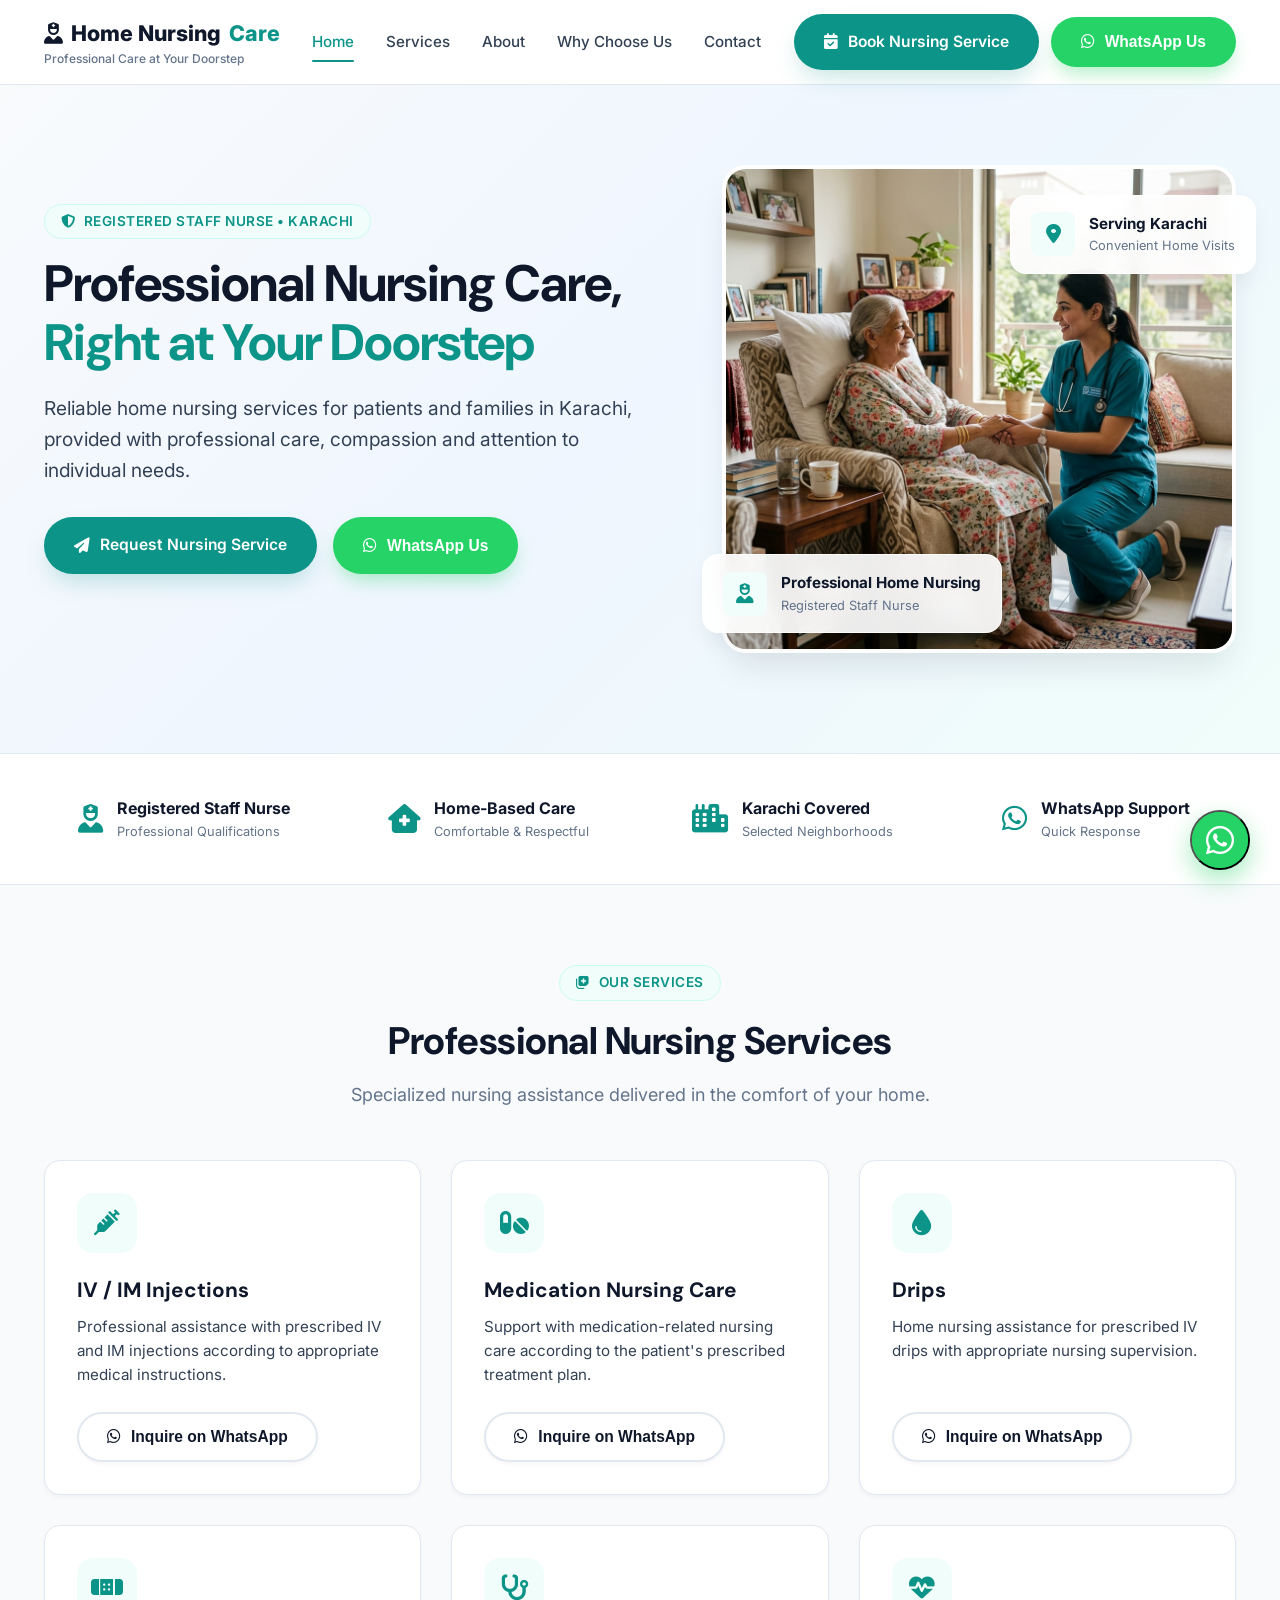
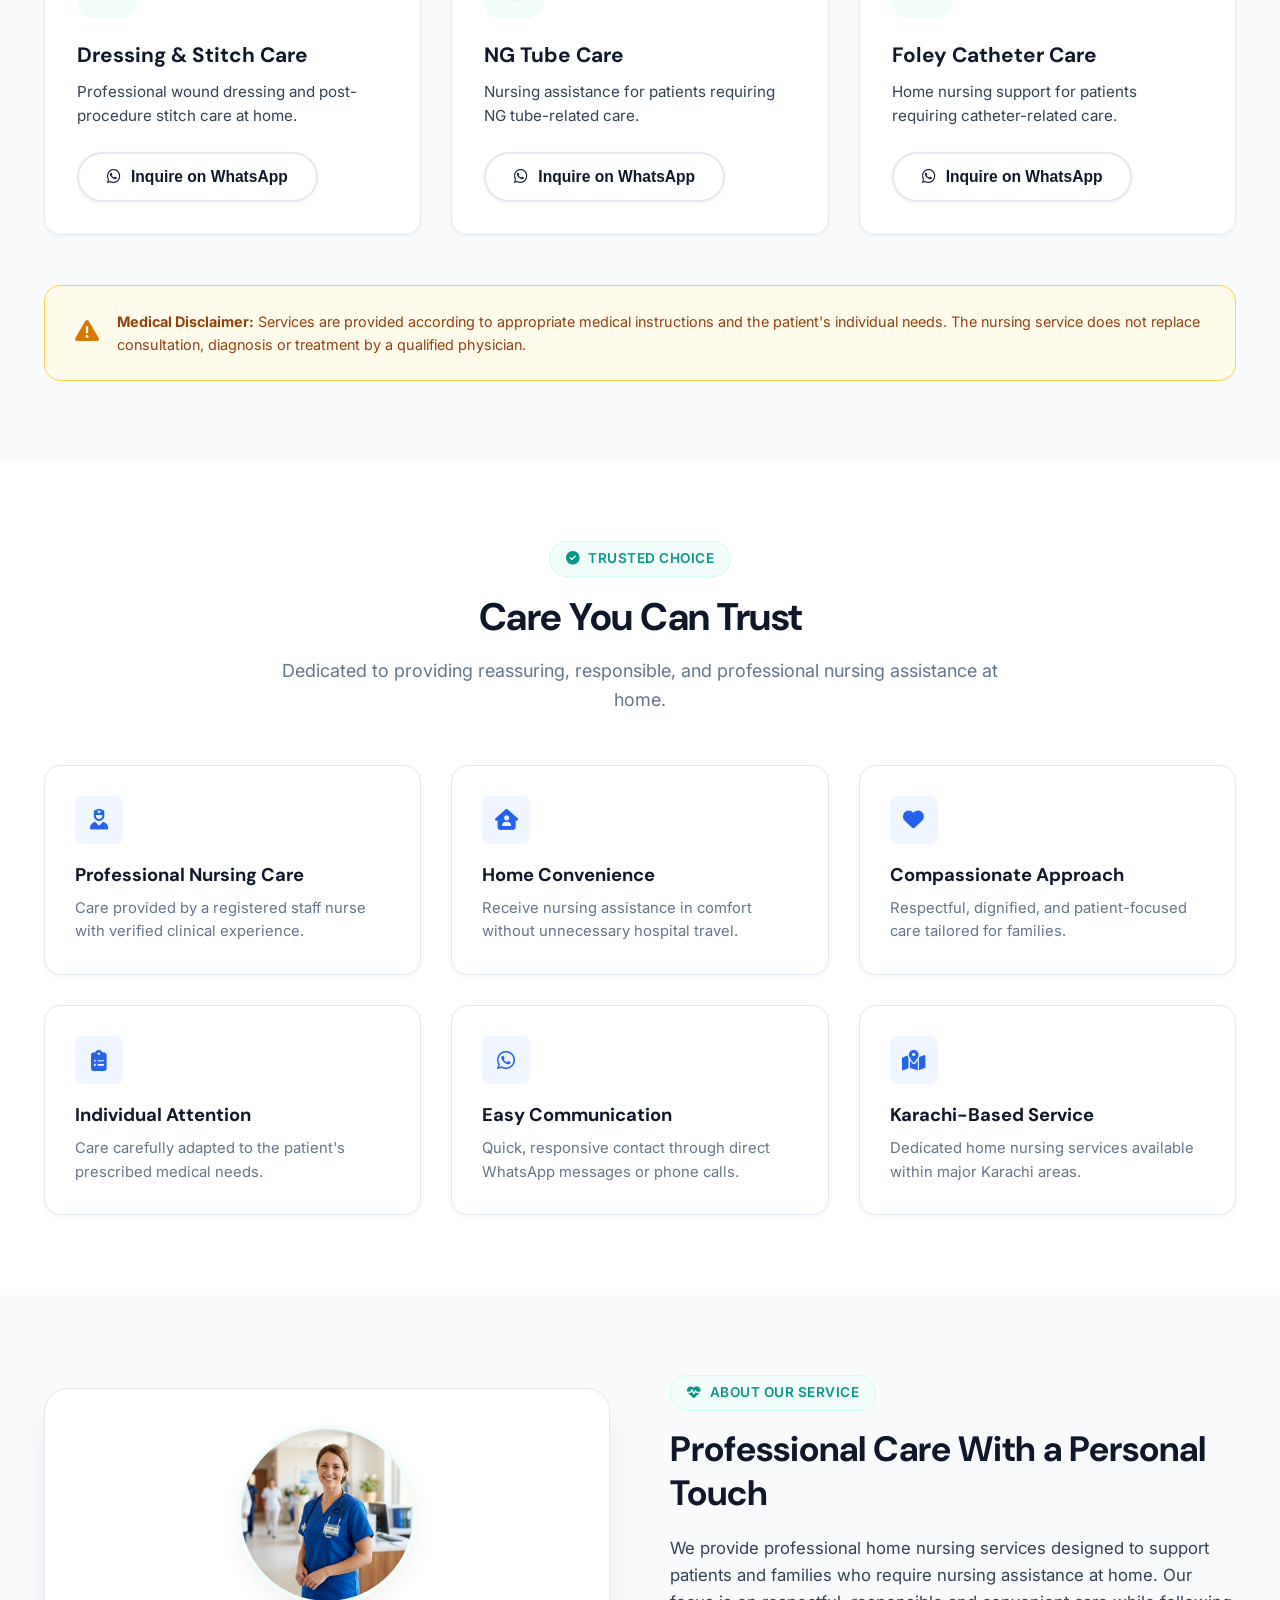
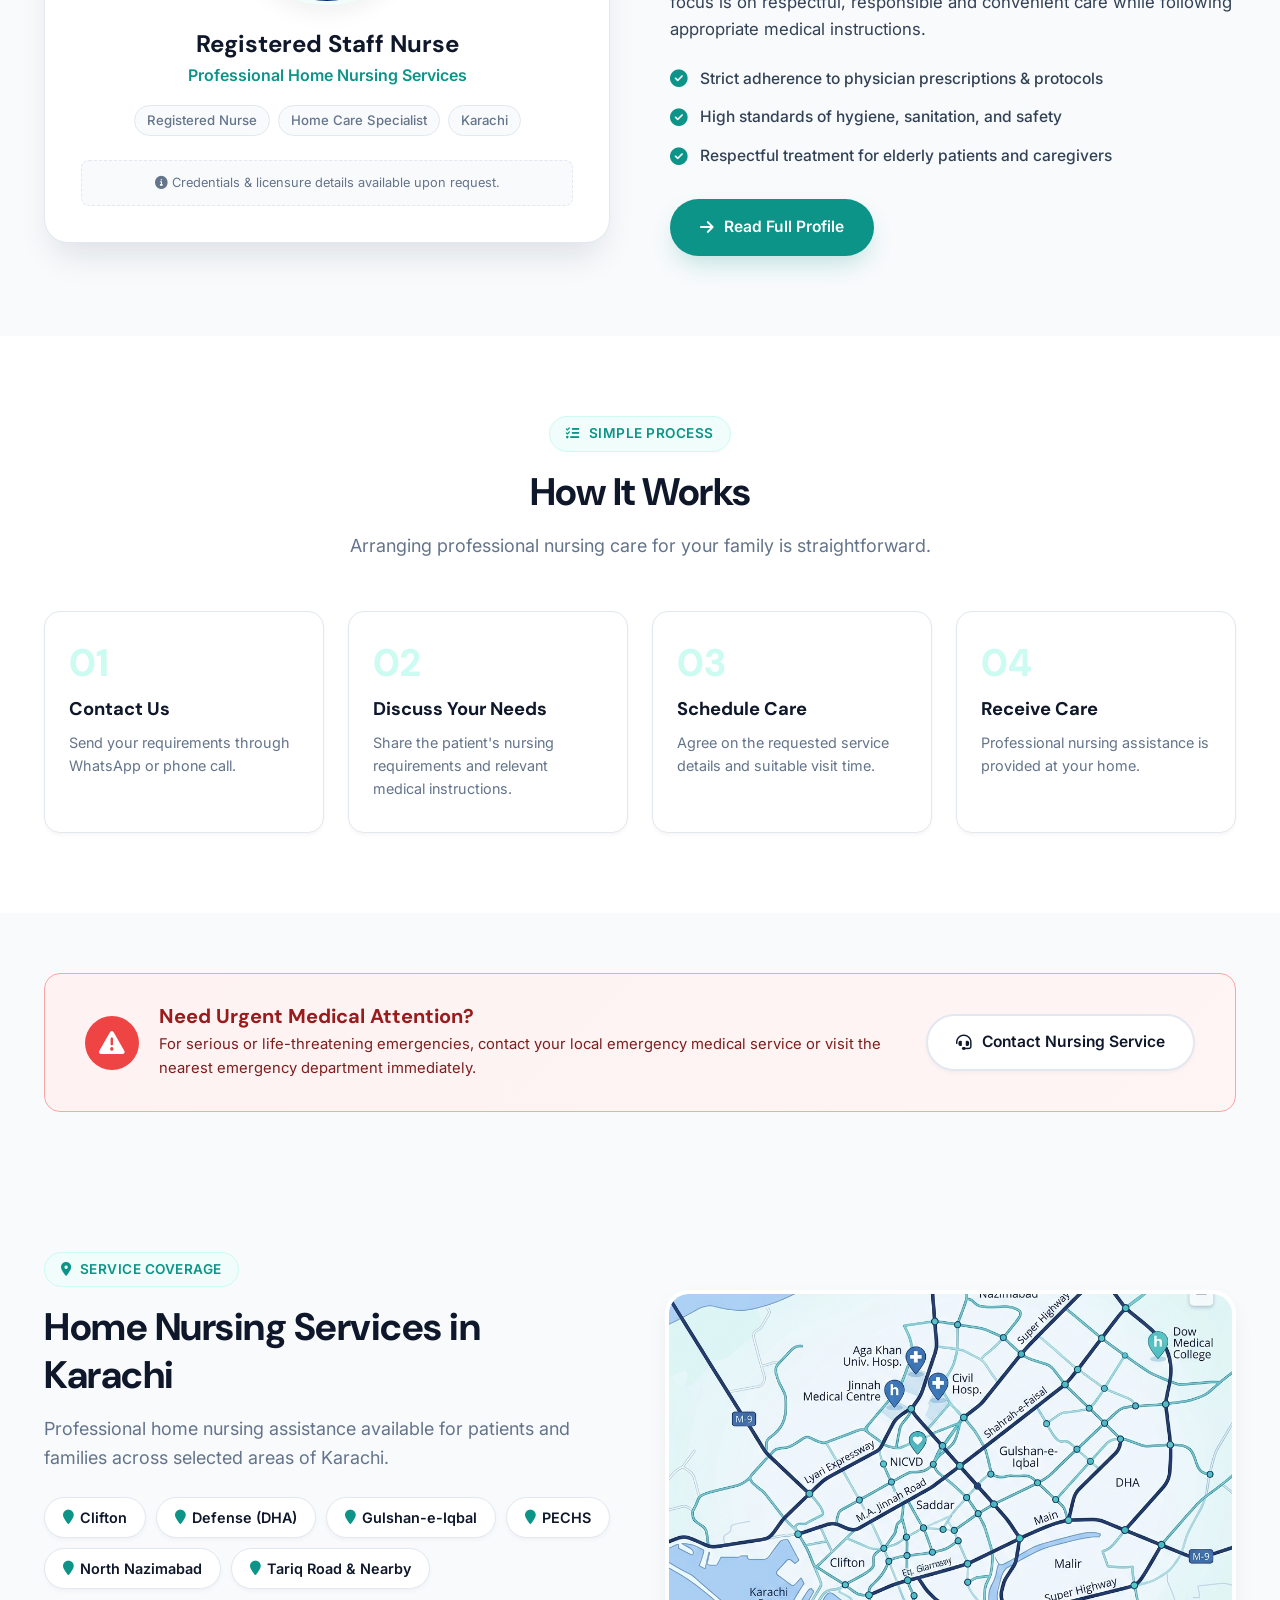
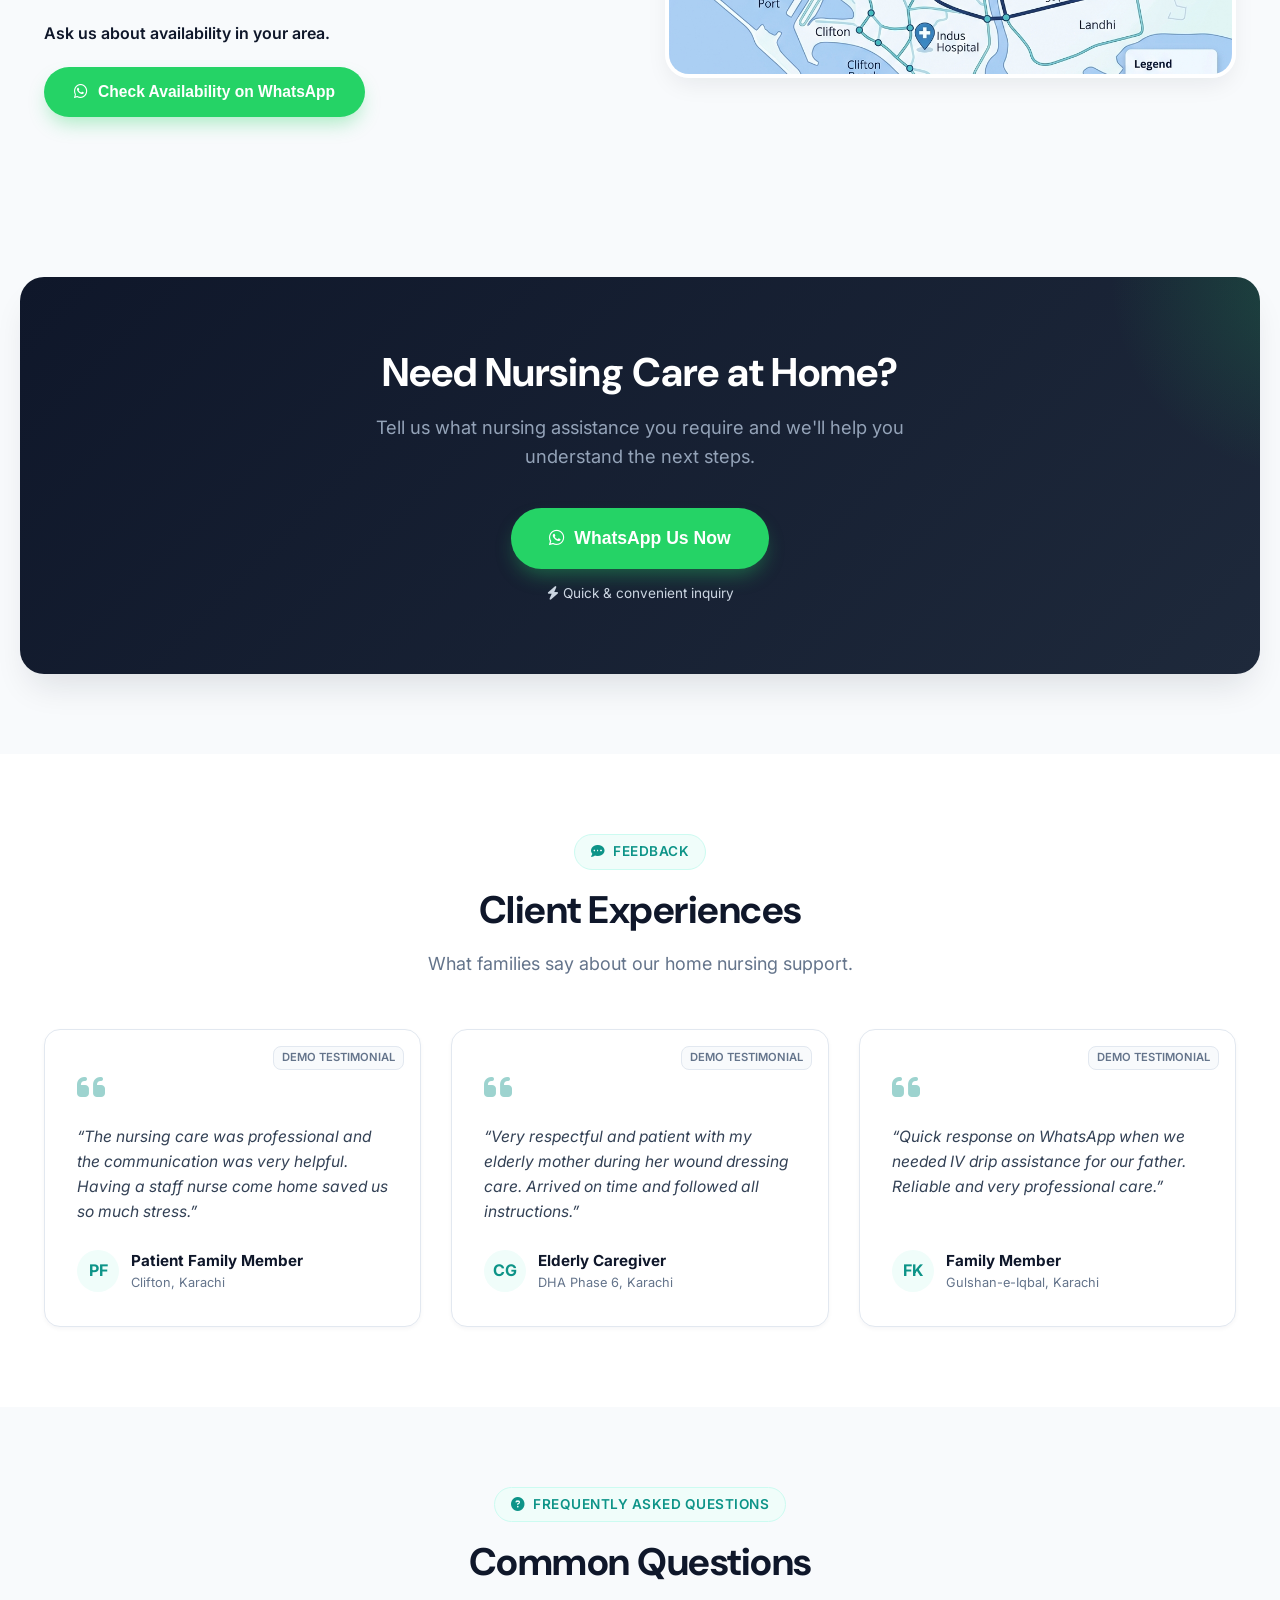
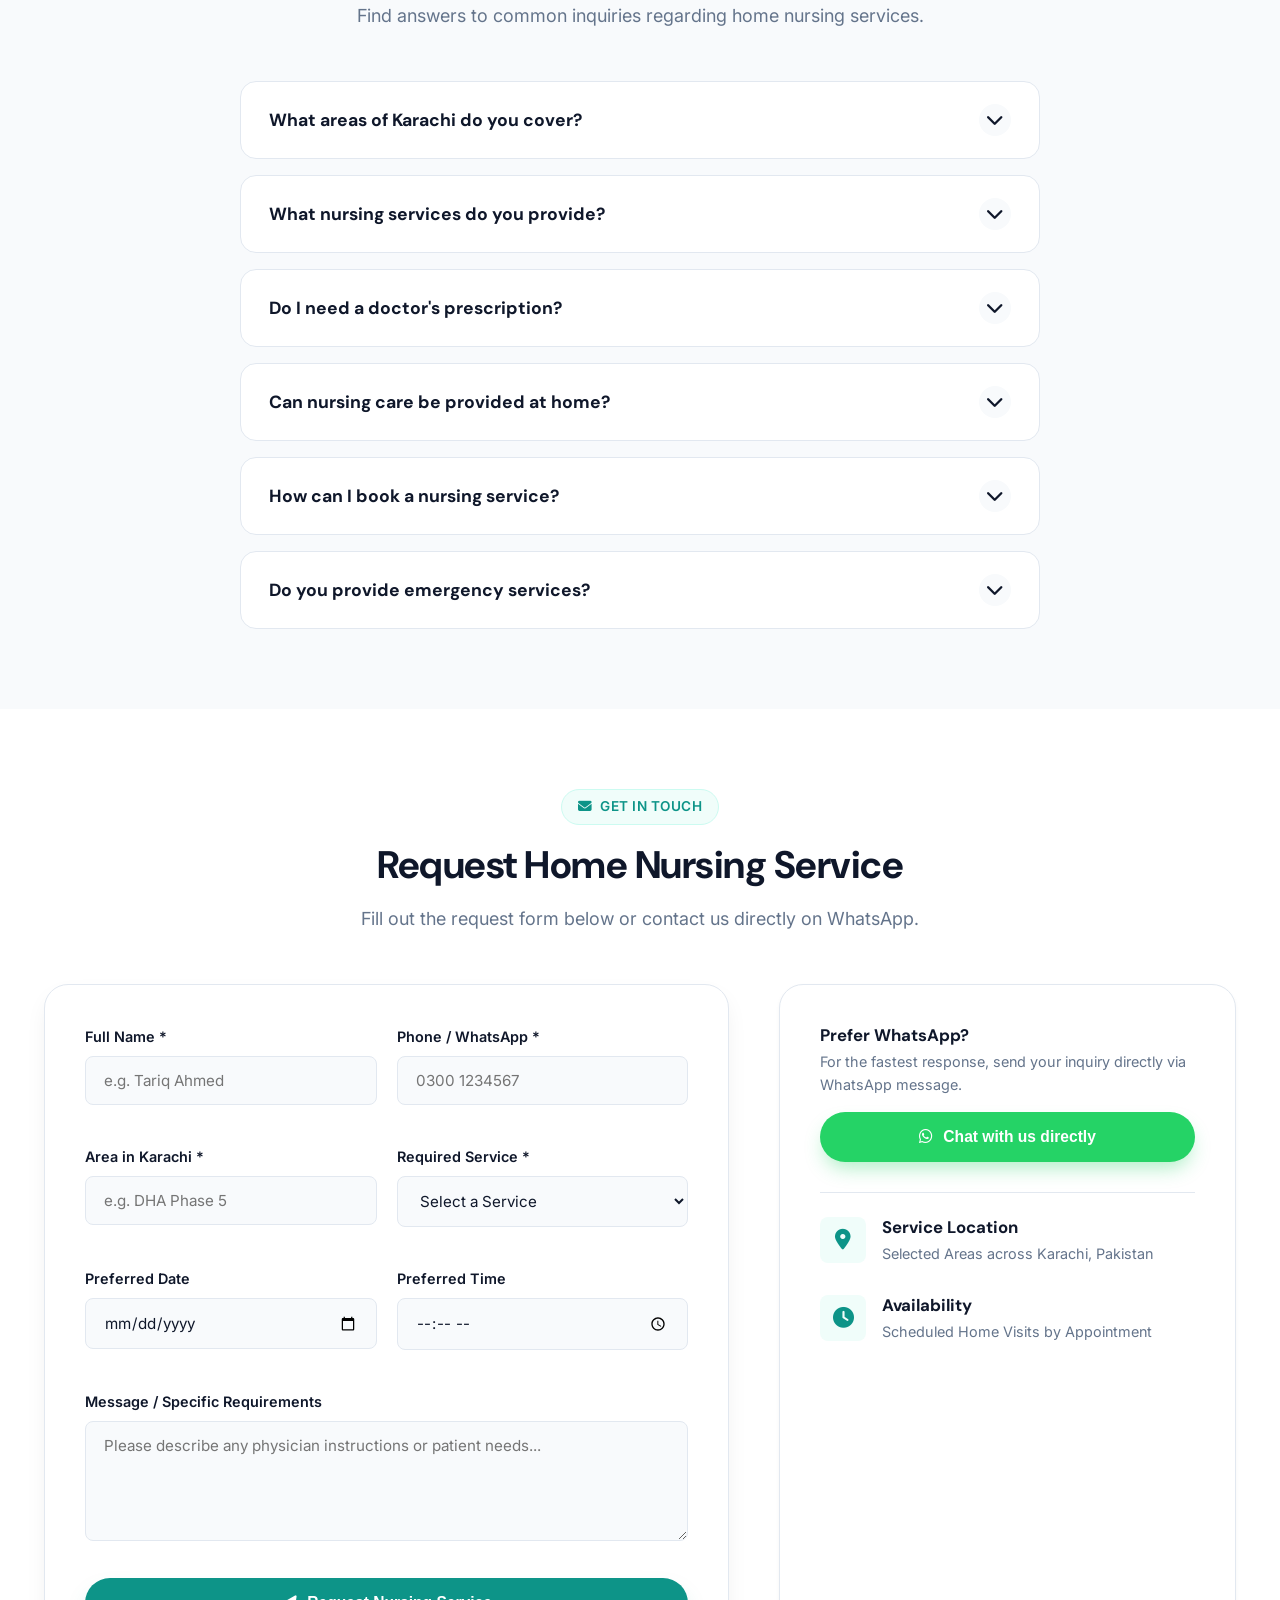
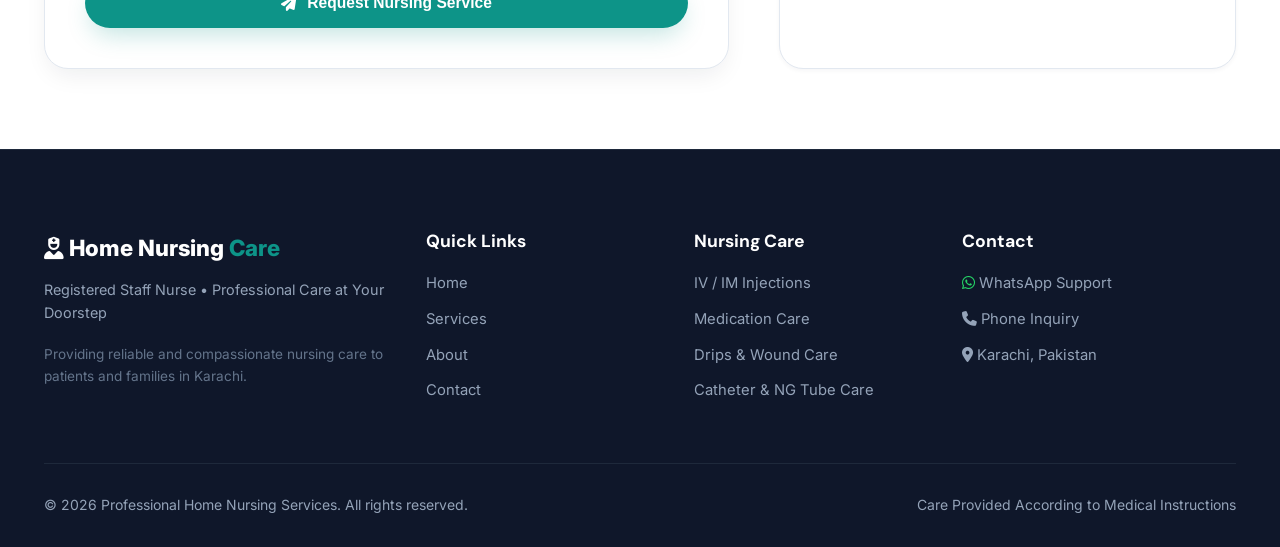
<file: index.html>
<!DOCTYPE html>
<html lang="en">
<head>
  <meta charset="UTF-8">
  <meta name="viewport" content="width=device-width, initial-scale=1.0">
  <meta name="description" content="Professional home nursing services in Karachi including medication nursing care, IV/IM injections, prescribed drips, dressing, stitch care, NG tube and Foley catheter care.">
  <title>Professional Home Nursing Services in Karachi | Registered Staff Nurse</title>
  
  <!-- FontAwesome Icons -->
  <link rel="stylesheet" href="https://cdnjs.cloudflare.com/ajax/libs/font-awesome/6.5.1/css/all.min.css">
  
  <!-- Custom Stylesheet -->
  <link rel="stylesheet" href="css/style.css">
</head>
<body>

  <!-- ==========================================
       NAVIGATION BAR
       ========================================== -->
  <header class="navbar">
    <div class="container nav-container">
      <a href="index.html" class="logo-group">
        <div class="logo-title"><i class="fa-solid fa-user-nurse"></i> Home Nursing <span>Care</span></div>
        <div class="logo-subtitle">Professional Care at Your Doorstep</div>
      </a>

      <nav class="nav-links">
        <a href="index.html" class="nav-link active">Home</a>
        <a href="services.html" class="nav-link">Services</a>
        <a href="about.html" class="nav-link">About</a>
        <a href="#why-choose-us" class="nav-link">Why Choose Us</a>
        <a href="contact.html" class="nav-link">Contact</a>
      </nav>

      <div class="nav-actions">
        <a href="contact.html" class="btn btn-primary"><i class="fa-solid fa-calendar-check"></i> Book Nursing Service</a>
        <!-- Placeholder WhatsApp Link - Replace number in script.js -->
        <button class="btn btn-whatsapp" data-whatsapp-action><i class="fa-brands fa-whatsapp"></i> WhatsApp Us</button>
      </div>

      <button class="hamburger-btn" id="hamburgerBtn" aria-label="Toggle navigation menu">
        <i class="fa-solid fa-bars"></i>
      </button>
    </div>
  </header>

  <!-- Mobile Drawer Menu -->
  <div class="drawer-overlay" id="drawerOverlay"></div>
  <aside class="mobile-drawer" id="mobileDrawer">
    <div class="drawer-header">
      <div class="logo-group">
        <div class="logo-title"><i class="fa-solid fa-user-nurse"></i> Home Nursing <span>Care</span></div>
        <div class="logo-subtitle">Professional Care at Your Doorstep</div>
      </div>
      <button class="drawer-close" id="drawerClose"><i class="fa-solid fa-xmark"></i></button>
    </div>
    <div class="drawer-links">
      <a href="index.html" class="drawer-link active">Home</a>
      <a href="services.html" class="drawer-link">Services</a>
      <a href="about.html" class="drawer-link">About</a>
      <a href="#why-choose-us" class="drawer-link">Why Choose Us</a>
      <a href="contact.html" class="drawer-link">Contact</a>
    </div>
    <div class="drawer-actions">
      <a href="contact.html" class="btn btn-primary"><i class="fa-solid fa-calendar-check"></i> Book Nursing Service</a>
      <button class="btn btn-whatsapp" data-whatsapp-action><i class="fa-brands fa-whatsapp"></i> WhatsApp Us</button>
    </div>
  </aside>

  <!-- ==========================================
       HERO SECTION
       ========================================== -->
  <section class="hero">
    <div class="container hero-grid">
      <div class="hero-content reveal">
        <div class="section-badge">
          <i class="fa-solid fa-shield-halved"></i> REGISTERED STAFF NURSE • KARACHI
        </div>
        <h1 class="hero-title">Professional Nursing Care, <span>Right at Your Doorstep</span></h1>
        <p class="hero-text">
          Reliable home nursing services for patients and families in Karachi, provided with professional care, compassion and attention to individual needs.
        </p>
        <div class="hero-buttons">
          <a href="contact.html" class="btn btn-primary"><i class="fa-solid fa-paper-plane"></i> Request Nursing Service</a>
          <button class="btn btn-whatsapp" data-whatsapp-action data-whatsapp-msg="Hello, I need home nursing care in Karachi. Can you please guide me?"><i class="fa-brands fa-whatsapp"></i> WhatsApp Us</button>
        </div>
      </div>

      <div class="hero-image-wrapper reveal">
        <div class="hero-image-container">
          <img src="assets/hero_nursing_care.png" alt="Registered staff nurse providing compassionate home care to elderly patient in Karachi" class="hero-img">
        </div>

        <!-- Floating Trust Cards -->
        <div class="floating-card floating-card-1">
          <div class="icon-box-sm"><i class="fa-solid fa-user-nurse"></i></div>
          <div>
            <div class="floating-card-title">Professional Home Nursing</div>
            <div class="floating-card-sub">Registered Staff Nurse</div>
          </div>
        </div>

        <div class="floating-card floating-card-2">
          <div class="icon-box-sm"><i class="fa-solid fa-location-dot"></i></div>
          <div>
            <div class="floating-card-title">Serving Karachi</div>
            <div class="floating-card-sub">Convenient Home Visits</div>
          </div>
        </div>
      </div>
    </div>
  </section>

  <!-- ==========================================
       TRUST BAR
       ========================================== -->
  <section class="trust-bar">
    <div class="container trust-grid">
      <div class="trust-item">
        <div class="trust-icon"><i class="fa-solid fa-user-nurse"></i></div>
        <div>
          <div class="trust-text">Registered Staff Nurse</div>
          <div class="trust-subtext">Professional Qualifications</div>
        </div>
      </div>
      <div class="trust-item">
        <div class="trust-icon"><i class="fa-solid fa-house-medical"></i></div>
        <div>
          <div class="trust-text">Home-Based Care</div>
          <div class="trust-subtext">Comfortable & Respectful</div>
        </div>
      </div>
      <div class="trust-item">
        <div class="trust-icon"><i class="fa-solid fa-city"></i></div>
        <div>
          <div class="trust-text">Karachi Covered</div>
          <div class="trust-subtext">Selected Neighborhoods</div>
        </div>
      </div>
      <div class="trust-item">
        <div class="trust-icon"><i class="fa-brands fa-whatsapp"></i></div>
        <div>
          <div class="trust-text">WhatsApp Support</div>
          <div class="trust-subtext">Quick Response</div>
        </div>
      </div>
    </div>
  </section>

  <!-- ==========================================
       SERVICES SECTION
       ========================================== -->
  <section class="section-padding" id="services">
    <div class="container">
      <div class="section-header reveal">
        <div class="section-badge"><i class="fa-solid fa-notes-medical"></i> OUR SERVICES</div>
        <h2 class="section-title">Professional Nursing Services</h2>
        <p class="section-subtitle">Specialized nursing assistance delivered in the comfort of your home.</p>
      </div>

      <div class="services-grid">
        <!-- Service Card 1 -->
        <div class="service-card reveal">
          <div class="service-icon-wrapper"><i class="fa-solid fa-syringe"></i></div>
          <h3 class="service-title">IV / IM Injections</h3>
          <p class="service-desc">Professional assistance with prescribed IV and IM injections according to appropriate medical instructions.</p>
          <div class="service-card-action">
            <button class="btn btn-secondary" data-whatsapp-action data-whatsapp-msg="Hello, I would like to inquire about IV / IM Injections nursing service in Karachi."><i class="fa-brands fa-whatsapp"></i> Inquire on WhatsApp</button>
          </div>
        </div>

        <!-- Service Card 2 -->
        <div class="service-card reveal">
          <div class="service-icon-wrapper"><i class="fa-solid fa-pills"></i></div>
          <h3 class="service-title">Medication Nursing Care</h3>
          <p class="service-desc">Support with medication-related nursing care according to the patient's prescribed treatment plan.</p>
          <div class="service-card-action">
            <button class="btn btn-secondary" data-whatsapp-action data-whatsapp-msg="Hello, I would like to inquire about Medication Nursing Care in Karachi."><i class="fa-brands fa-whatsapp"></i> Inquire on WhatsApp</button>
          </div>
        </div>

        <!-- Service Card 3 -->
        <div class="service-card reveal">
          <div class="service-icon-wrapper"><i class="fa-solid fa-droplet"></i></div>
          <h3 class="service-title">Drips</h3>
          <p class="service-desc">Home nursing assistance for prescribed IV drips with appropriate nursing supervision.</p>
          <div class="service-card-action">
            <button class="btn btn-secondary" data-whatsapp-action data-whatsapp-msg="Hello, I would like to inquire about IV Drips care at home in Karachi."><i class="fa-brands fa-whatsapp"></i> Inquire on WhatsApp</button>
          </div>
        </div>

        <!-- Service Card 4 -->
        <div class="service-card reveal">
          <div class="service-icon-wrapper"><i class="fa-solid fa-bandage"></i></div>
          <h3 class="service-title">Dressing & Stitch Care</h3>
          <p class="service-desc">Professional wound dressing and post-procedure stitch care at home.</p>
          <div class="service-card-action">
            <button class="btn btn-secondary" data-whatsapp-action data-whatsapp-msg="Hello, I would like to inquire about Wound Dressing & Stitch Care in Karachi."><i class="fa-brands fa-whatsapp"></i> Inquire on WhatsApp</button>
          </div>
        </div>

        <!-- Service Card 5 -->
        <div class="service-card reveal">
          <div class="service-icon-wrapper"><i class="fa-solid fa-stethoscope"></i></div>
          <h3 class="service-title">NG Tube Care</h3>
          <p class="service-desc">Nursing assistance for patients requiring NG tube-related care.</p>
          <div class="service-card-action">
            <button class="btn btn-secondary" data-whatsapp-action data-whatsapp-msg="Hello, I would like to inquire about NG Tube Nursing Care in Karachi."><i class="fa-brands fa-whatsapp"></i> Inquire on WhatsApp</button>
          </div>
        </div>

        <!-- Service Card 6 -->
        <div class="service-card reveal">
          <div class="service-icon-wrapper"><i class="fa-solid fa-heart-pulse"></i></div>
          <h3 class="service-title">Foley Catheter Care</h3>
          <p class="service-desc">Home nursing support for patients requiring catheter-related care.</p>
          <div class="service-card-action">
            <button class="btn btn-secondary" data-whatsapp-action data-whatsapp-msg="Hello, I would like to inquire about Foley Catheter Nursing Care in Karachi."><i class="fa-brands fa-whatsapp"></i> Inquire on WhatsApp</button>
          </div>
        </div>
      </div>

      <!-- IMPORTANT MEDICAL DISCLAIMER -->
      <div class="disclaimer-banner reveal">
        <div class="disclaimer-icon"><i class="fa-solid fa-triangle-exclamation"></i></div>
        <div class="disclaimer-text">
          <strong>Medical Disclaimer:</strong> Services are provided according to appropriate medical instructions and the patient's individual needs. The nursing service does not replace consultation, diagnosis or treatment by a qualified physician.
        </div>
      </div>
    </div>
  </section>

  <!-- ==========================================
       WHY CHOOSE US
       ========================================== -->
  <section class="section-padding" id="why-choose-us" style="background-color: var(--white);">
    <div class="container">
      <div class="section-header reveal">
        <div class="section-badge"><i class="fa-solid fa-circle-check"></i> TRUSTED CHOICE</div>
        <h2 class="section-title">Care You Can Trust</h2>
        <p class="section-subtitle">Dedicated to providing reassuring, responsible, and professional nursing assistance at home.</p>
      </div>

      <div class="why-grid">
        <div class="why-card reveal">
          <div class="why-icon"><i class="fa-solid fa-user-nurse"></i></div>
          <h3 class="why-title">Professional Nursing Care</h3>
          <p class="why-desc">Care provided by a registered staff nurse with verified clinical experience.</p>
        </div>

        <div class="why-card reveal">
          <div class="why-icon"><i class="fa-solid fa-house-user"></i></div>
          <h3 class="why-title">Home Convenience</h3>
          <p class="why-desc">Receive nursing assistance in comfort without unnecessary hospital travel.</p>
        </div>

        <div class="why-card reveal">
          <div class="why-icon"><i class="fa-solid fa-heart"></i></div>
          <h3 class="why-title">Compassionate Approach</h3>
          <p class="why-desc">Respectful, dignified, and patient-focused care tailored for families.</p>
        </div>

        <div class="why-card reveal">
          <div class="why-icon"><i class="fa-solid fa-clipboard-list"></i></div>
          <h3 class="why-title">Individual Attention</h3>
          <p class="why-desc">Care carefully adapted to the patient's prescribed medical needs.</p>
        </div>

        <div class="why-card reveal">
          <div class="why-icon"><i class="fa-brands fa-whatsapp"></i></div>
          <h3 class="why-title">Easy Communication</h3>
          <p class="why-desc">Quick, responsive contact through direct WhatsApp messages or phone calls.</p>
        </div>

        <div class="why-card reveal">
          <div class="why-icon"><i class="fa-solid fa-map-location-dot"></i></div>
          <h3 class="why-title">Karachi-Based Service</h3>
          <p class="why-desc">Dedicated home nursing services available within major Karachi areas.</p>
        </div>
      </div>
    </div>
  </section>

  <!-- ==========================================
       ABOUT TEASER & NURSE PROFILE
       ========================================== -->
  <section class="section-padding" id="about">
    <div class="container about-grid">
      <div class="nurse-profile-card reveal">
        <div class="nurse-portrait-wrapper">
          <img src="assets/nurse_profile.png" alt="Registered Staff Nurse Portrait" class="nurse-portrait">
        </div>
        <h3 class="nurse-name">Registered Staff Nurse</h3>
        <p class="nurse-role">Professional Home Nursing Services</p>
        <div class="nurse-tags">
          <span class="nurse-tag">Registered Nurse</span>
          <span class="nurse-tag">Home Care Specialist</span>
          <span class="nurse-tag">Karachi</span>
        </div>
        <!-- Credentials Placeholder Notice -->
        <!-- DEMO CONTENT - Replace with actual nurse registration & licensure details before deployment -->
        <div class="credential-notice">
          <i class="fa-solid fa-circle-info"></i> Credentials & licensure details available upon request.
        </div>
      </div>

      <div class="about-content reveal">
        <div class="section-badge"><i class="fa-solid fa-heart-pulse"></i> ABOUT OUR SERVICE</div>
        <h2 class="about-content-title">Professional Care With a Personal Touch</h2>
        <p class="about-text">
          We provide professional home nursing services designed to support patients and families who require nursing assistance at home. Our focus is on respectful, responsible and convenient care while following appropriate medical instructions.
        </p>

        <div class="about-list">
          <div class="about-list-item">
            <i class="fa-solid fa-circle-check"></i> Strict adherence to physician prescriptions & protocols
          </div>
          <div class="about-list-item">
            <i class="fa-solid fa-circle-check"></i> High standards of hygiene, sanitation, and safety
          </div>
          <div class="about-list-item">
            <i class="fa-solid fa-circle-check"></i> Respectful treatment for elderly patients and caregivers
          </div>
        </div>

        <a href="about.html" class="btn btn-primary"><i class="fa-solid fa-arrow-right"></i> Read Full Profile</a>
      </div>
    </div>
  </section>

  <!-- ==========================================
       HOW IT WORKS
       ========================================== -->
  <section class="section-padding" style="background-color: var(--white);">
    <div class="container">
      <div class="section-header reveal">
        <div class="section-badge"><i class="fa-solid fa-list-check"></i> SIMPLE PROCESS</div>
        <h2 class="section-title">How It Works</h2>
        <p class="section-subtitle">Arranging professional nursing care for your family is straightforward.</p>
      </div>

      <div class="process-grid">
        <div class="process-card reveal">
          <div class="process-number">01</div>
          <h3 class="process-title">Contact Us</h3>
          <p class="process-desc">Send your requirements through WhatsApp or phone call.</p>
        </div>

        <div class="process-card reveal">
          <div class="process-number">02</div>
          <h3 class="process-title">Discuss Your Needs</h3>
          <p class="process-desc">Share the patient's nursing requirements and relevant medical instructions.</p>
        </div>

        <div class="process-card reveal">
          <div class="process-number">03</div>
          <h3 class="process-title">Schedule Care</h3>
          <p class="process-desc">Agree on the requested service details and suitable visit time.</p>
        </div>

        <div class="process-card reveal">
          <div class="process-number">04</div>
          <h3 class="process-title">Receive Care</h3>
          <p class="process-desc">Professional nursing assistance is provided at your home.</p>
        </div>
      </div>
    </div>
  </section>

  <!-- ==========================================
       EMERGENCY / URGENT CARE NOTICE
       ========================================== -->
  <section class="container reveal">
    <div class="urgent-notice">
      <div class="urgent-content">
        <div class="urgent-icon"><i class="fa-solid fa-triangle-exclamation"></i></div>
        <div>
          <h3 class="urgent-title">Need Urgent Medical Attention?</h3>
          <p class="urgent-desc">For serious or life-threatening emergencies, contact your local emergency medical service or visit the nearest emergency department immediately.</p>
        </div>
      </div>
      <a href="contact.html" class="btn btn-secondary" style="white-space: nowrap;"><i class="fa-solid fa-headset"></i> Contact Nursing Service</a>
    </div>
  </section>

  <!-- ==========================================
       SERVICE AREA IN KARACHI
       ========================================== -->
  <section class="section-padding">
    <div class="container area-grid">
      <div class="area-content reveal">
        <div class="section-badge"><i class="fa-solid fa-location-dot"></i> SERVICE COVERAGE</div>
        <h2 class="section-title">Home Nursing Services in Karachi</h2>
        <p class="section-subtitle" style="text-align: left;">
          Professional home nursing assistance available for patients and families across selected areas of Karachi.
        </p>

        <div class="area-tags">
          <div class="area-chip"><i class="fa-solid fa-location-pin"></i> Clifton</div>
          <div class="area-chip"><i class="fa-solid fa-location-pin"></i> Defense (DHA)</div>
          <div class="area-chip"><i class="fa-solid fa-location-pin"></i> Gulshan-e-Iqbal</div>
          <div class="area-chip"><i class="fa-solid fa-location-pin"></i> PECHS</div>
          <div class="area-chip"><i class="fa-solid fa-location-pin"></i> North Nazimabad</div>
          <div class="area-chip"><i class="fa-solid fa-location-pin"></i> Tariq Road & Nearby</div>
        </div>

        <p style="font-weight: 600; color: var(--primary-navy); margin-bottom: 20px;">Ask us about availability in your area.</p>

        <button class="btn btn-whatsapp" data-whatsapp-action data-whatsapp-msg="Hello, I would like to check if nursing service is available in my area of Karachi."><i class="fa-brands fa-whatsapp"></i> Check Availability on WhatsApp</button>
      </div>

      <div class="area-map-wrapper reveal">
        <img src="assets/karachi_coverage_map.png" alt="Karachi Home Nursing Coverage Area Map Visual" class="area-map-img">
      </div>
    </div>
  </section>

  <!-- ==========================================
       WHATSAPP CTA HIGHLIGHT BANNER
       ========================================== -->
  <section class="container reveal section-padding">
    <div class="whatsapp-cta-banner">
      <h2 class="whatsapp-cta-title">Need Nursing Care at Home?</h2>
      <p class="whatsapp-cta-text">Tell us what nursing assistance you require and we'll help you understand the next steps.</p>
      
      <button class="btn btn-whatsapp" style="font-size: 1.1rem; padding: 18px 36px;" data-whatsapp-action data-whatsapp-msg="Hello, I need urgent assistance with home nursing in Karachi."><i class="fa-brands fa-whatsapp"></i> WhatsApp Us Now</button>
      
      <div class="whatsapp-cta-sub"><i class="fa-solid fa-bolt"></i> Quick & convenient inquiry</div>
    </div>
  </section>

  <!-- ==========================================
       TESTIMONIALS SECTION
       ========================================== -->
  <!-- DEMO CONTENT — Replace with verified testimonials before production. -->
  <section class="section-padding" style="background-color: var(--white);">
    <div class="container">
      <div class="section-header reveal">
        <div class="section-badge"><i class="fa-solid fa-comment-dots"></i> FEEDBACK</div>
        <h2 class="section-title">Client Experiences</h2>
        <p class="section-subtitle">What families say about our home nursing support.</p>
      </div>

      <div class="testimonials-grid">
        <div class="testimonial-card reveal">
          <span class="demo-tag">Demo Testimonial</span>
          <div class="quote-icon"><i class="fa-solid fa-quote-left"></i></div>
          <p class="quote-text">“The nursing care was professional and the communication was very helpful. Having a staff nurse come home saved us so much stress.”</p>
          <div class="author-info">
            <div class="author-avatar">PF</div>
            <div>
              <div class="author-name">Patient Family Member</div>
              <div class="author-loc">Clifton, Karachi</div>
            </div>
          </div>
        </div>

        <div class="testimonial-card reveal">
          <span class="demo-tag">Demo Testimonial</span>
          <div class="quote-icon"><i class="fa-solid fa-quote-left"></i></div>
          <p class="quote-text">“Very respectful and patient with my elderly mother during her wound dressing care. Arrived on time and followed all instructions.”</p>
          <div class="author-info">
            <div class="author-avatar">CG</div>
            <div>
              <div class="author-name">Elderly Caregiver</div>
              <div class="author-loc">DHA Phase 6, Karachi</div>
            </div>
          </div>
        </div>

        <div class="testimonial-card reveal">
          <span class="demo-tag">Demo Testimonial</span>
          <div class="quote-icon"><i class="fa-solid fa-quote-left"></i></div>
          <p class="quote-text">“Quick response on WhatsApp when we needed IV drip assistance for our father. Reliable and very professional care.”</p>
          <div class="author-info">
            <div class="author-avatar">FK</div>
            <div>
              <div class="author-name">Family Member</div>
              <div class="author-loc">Gulshan-e-Iqbal, Karachi</div>
            </div>
          </div>
        </div>
      </div>
    </div>
  </section>

  <!-- ==========================================
       FAQ SECTION (ACCORDION)
       ========================================== -->
  <section class="section-padding" id="faq">
    <div class="container">
      <div class="section-header reveal">
        <div class="section-badge"><i class="fa-solid fa-circle-question"></i> FREQUENTLY ASKED QUESTIONS</div>
        <h2 class="section-title">Common Questions</h2>
        <p class="section-subtitle">Find answers to common inquiries regarding home nursing services.</p>
      </div>

      <div class="faq-container reveal">
        <div class="faq-item">
          <button class="faq-question">
            <span>What areas of Karachi do you cover?</span>
            <div class="faq-toggle-icon"><i class="fa-solid fa-chevron-down"></i></div>
          </button>
          <div class="faq-answer">
            <div class="faq-answer-inner">
              We provide services in selected areas of Karachi. Contact us to confirm availability in your specific location.
            </div>
          </div>
        </div>

        <div class="faq-item">
          <button class="faq-question">
            <span>What nursing services do you provide?</span>
            <div class="faq-toggle-icon"><i class="fa-solid fa-chevron-down"></i></div>
          </button>
          <div class="faq-answer">
            <div class="faq-answer-inner">
              Services may include IV/IM injections, medication nursing care, prescribed drips, dressing and stitch care, NG tube care and Foley catheter care.
            </div>
          </div>
        </div>

        <div class="faq-item">
          <button class="faq-question">
            <span>Do I need a doctor's prescription?</span>
            <div class="faq-toggle-icon"><i class="fa-solid fa-chevron-down"></i></div>
          </button>
          <div class="faq-answer">
            <div class="faq-answer-inner">
              Certain medical procedures should only be performed according to appropriate medical instructions. Ask the nursing service about your specific requirement.
            </div>
          </div>
        </div>

        <div class="faq-item">
          <button class="faq-question">
            <span>Can nursing care be provided at home?</span>
            <div class="faq-toggle-icon"><i class="fa-solid fa-chevron-down"></i></div>
          </button>
          <div class="faq-answer">
            <div class="faq-answer-inner">
              Yes, the service is designed to provide appropriate nursing assistance in the patient's home.
            </div>
          </div>
        </div>

        <div class="faq-item">
          <button class="faq-question">
            <span>How can I book a nursing service?</span>
            <div class="faq-toggle-icon"><i class="fa-solid fa-chevron-down"></i></div>
          </button>
          <div class="faq-answer">
            <div class="faq-answer-inner">
              Contact the service through WhatsApp or phone to discuss your requirements and availability.
            </div>
          </div>
        </div>

        <div class="faq-item">
          <button class="faq-question">
            <span>Do you provide emergency services?</span>
            <div class="faq-toggle-icon"><i class="fa-solid fa-chevron-down"></i></div>
          </button>
          <div class="faq-answer">
            <div class="faq-answer-inner">
              The service should not be presented as an emergency medical service. For life-threatening situations, contact emergency medical services or go to the nearest emergency department.
            </div>
          </div>
        </div>
      </div>
    </div>
  </section>

  <!-- ==========================================
       CONTACT SECTION & FORM
       ========================================== -->
  <section class="section-padding" id="contact" style="background-color: var(--white);">
    <div class="container">
      <div class="section-header reveal">
        <div class="section-badge"><i class="fa-solid fa-envelope"></i> GET IN TOUCH</div>
        <h2 class="section-title">Request Home Nursing Service</h2>
        <p class="section-subtitle">Fill out the request form below or contact us directly on WhatsApp.</p>
      </div>

      <div class="contact-grid">
        <!-- Form Card -->
        <div class="contact-form-card reveal">
          <form id="nursingRequestForm">
            <div class="form-group-grid">
              <div class="form-group">
                <label class="form-label" for="fullName">Full Name *</label>
                <input type="text" id="fullName" class="form-control" placeholder="e.g. Tariq Ahmed" required>
              </div>

              <div class="form-group">
                <label class="form-label" for="phoneNum">Phone / WhatsApp *</label>
                <input type="tel" id="phoneNum" class="form-control" placeholder="0300 1234567" required>
              </div>

              <div class="form-group">
                <label class="form-label" for="karachiArea">Area in Karachi *</label>
                <input type="text" id="karachiArea" class="form-control" placeholder="e.g. DHA Phase 5" required>
              </div>

              <div class="form-group">
                <label class="form-label" for="reqService">Required Service *</label>
                <select id="reqService" class="form-control" required>
                  <option value="" disabled selected>Select a Service</option>
                  <option value="IV/IM Injections">IV / IM Injections</option>
                  <option value="Medication Nursing Care">Medication Nursing Care</option>
                  <option value="Drips">IV Drips Assistance</option>
                  <option value="Dressing & Stitch Care">Dressing & Stitch Care</option>
                  <option value="NG Tube Care">NG Tube Care</option>
                  <option value="Foley Catheter Care">Foley Catheter Care</option>
                  <option value="Other Assistance">Other Nursing Care</option>
                </select>
              </div>

              <div class="form-group">
                <label class="form-label" for="prefDate">Preferred Date</label>
                <input type="date" id="prefDate" class="form-control">
              </div>

              <div class="form-group">
                <label class="form-label" for="prefTime">Preferred Time</label>
                <input type="time" id="prefTime" class="form-control">
              </div>

              <div class="form-group full-width">
                <label class="form-label" for="reqMessage">Message / Specific Requirements</label>
                <textarea id="reqMessage" class="form-control" placeholder="Please describe any physician instructions or patient needs..."></textarea>
              </div>
            </div>

            <button type="submit" class="btn btn-primary" style="width: 100%; margin-top: 10px;"><i class="fa-solid fa-paper-plane"></i> Request Nursing Service</button>
          </form>
        </div>

        <!-- Info Card -->
        <div class="contact-info-card reveal">
          <div>
            <h3 class="contact-info-title">Prefer WhatsApp?</h3>
            <p class="contact-info-desc">For the fastest response, send your inquiry directly via WhatsApp message.</p>
            <button class="btn btn-whatsapp" style="width: 100%; margin-top: 16px;" data-whatsapp-action data-whatsapp-msg="Hello, I would like to request nursing service details."><i class="fa-brands fa-whatsapp"></i> Chat with us directly</button>
          </div>

          <div style="border-top: 1px solid var(--border-color); padding-top: 24px;">
            <div class="contact-info-item">
              <div class="contact-info-icon"><i class="fa-solid fa-location-dot"></i></div>
              <div>
                <h4 class="contact-info-title">Service Location</h4>
                <p class="contact-info-desc">Selected Areas across Karachi, Pakistan</p>
              </div>
            </div>
          </div>

          <div class="contact-info-item">
            <div class="contact-info-icon"><i class="fa-solid fa-clock"></i></div>
            <div>
              <h4 class="contact-info-title">Availability</h4>
              <p class="contact-info-desc">Scheduled Home Visits by Appointment</p>
            </div>
          </div>
        </div>
      </div>
    </div>
  </section>

  <!-- Demo Form Success Modal -->
  <div class="demo-modal" id="demoSuccessModal">
    <div class="demo-modal-content">
      <div class="demo-modal-icon"><i class="fa-solid fa-circle-check"></i></div>
      <h3 style="font-size: 1.5rem; margin-bottom: 12px; color: var(--primary-navy);">Request Submitted</h3>
      <p style="color: var(--text-body); font-size: 0.95rem; margin-bottom: 24px; line-height: 1.6;">
        Thank you. This is a demo form. In the production website, your request would be sent to the nursing service.
      </p>
      <button class="btn btn-primary" id="closeModalBtn" style="width: 100%;">Close Demo Window</button>
    </div>
  </div>

  <!-- ==========================================
       FOOTER
       ========================================== -->
  <footer class="footer">
    <div class="container">
      <div class="footer-grid">
        <div>
          <div class="footer-logo"><i class="fa-solid fa-user-nurse"></i> Home Nursing <span>Care</span></div>
          <p class="footer-sub">Registered Staff Nurse • Professional Care at Your Doorstep</p>
          <p style="font-size: 0.85rem; color: #64748B;">Providing reliable and compassionate nursing care to patients and families in Karachi.</p>
        </div>

        <div>
          <h4 class="footer-title">Quick Links</h4>
          <div class="footer-links">
            <a href="index.html" class="footer-link">Home</a>
            <a href="services.html" class="footer-link">Services</a>
            <a href="about.html" class="footer-link">About</a>
            <a href="contact.html" class="footer-link">Contact</a>
          </div>
        </div>

        <div>
          <h4 class="footer-title">Nursing Care</h4>
          <div class="footer-links">
            <a href="services.html" class="footer-link">IV / IM Injections</a>
            <a href="services.html" class="footer-link">Medication Care</a>
            <a href="services.html" class="footer-link">Drips & Wound Care</a>
            <a href="services.html" class="footer-link">Catheter & NG Tube Care</a>
          </div>
        </div>

        <div>
          <h4 class="footer-title">Contact</h4>
          <div class="footer-links">
            <div class="footer-link"><i class="fa-brands fa-whatsapp" style="color: var(--whatsapp-green);"></i> WhatsApp Support</div>
            <div class="footer-link"><i class="fa-solid fa-phone"></i> Phone Inquiry</div>
            <div class="footer-link"><i class="fa-solid fa-location-dot"></i> Karachi, Pakistan</div>
          </div>
        </div>
      </div>

      <div class="footer-bottom">
        <div>© 2026 Professional Home Nursing Services. All rights reserved.</div>
        <div>Care Provided According to Medical Instructions</div>
      </div>
    </div>
  </footer>

  <!-- ==========================================
       FIXED FLOATING WHATSAPP & BACK TO TOP
       ========================================== -->
  <div class="floating-actions">
    <button class="back-to-top" id="backToTop" aria-label="Scroll back to top">
      <i class="fa-solid fa-arrow-up"></i>
    </button>
    <div class="floating-whatsapp">
      <div class="whatsapp-tooltip">Chat on WhatsApp</div>
      <button class="whatsapp-fab" data-whatsapp-action aria-label="Open WhatsApp Chat">
        <i class="fa-brands fa-whatsapp"></i>
      </button>
    </div>
  </div>

  <!-- Custom JavaScript -->
  <script src="js/script.js"></script>
</body>
</html>
</file>
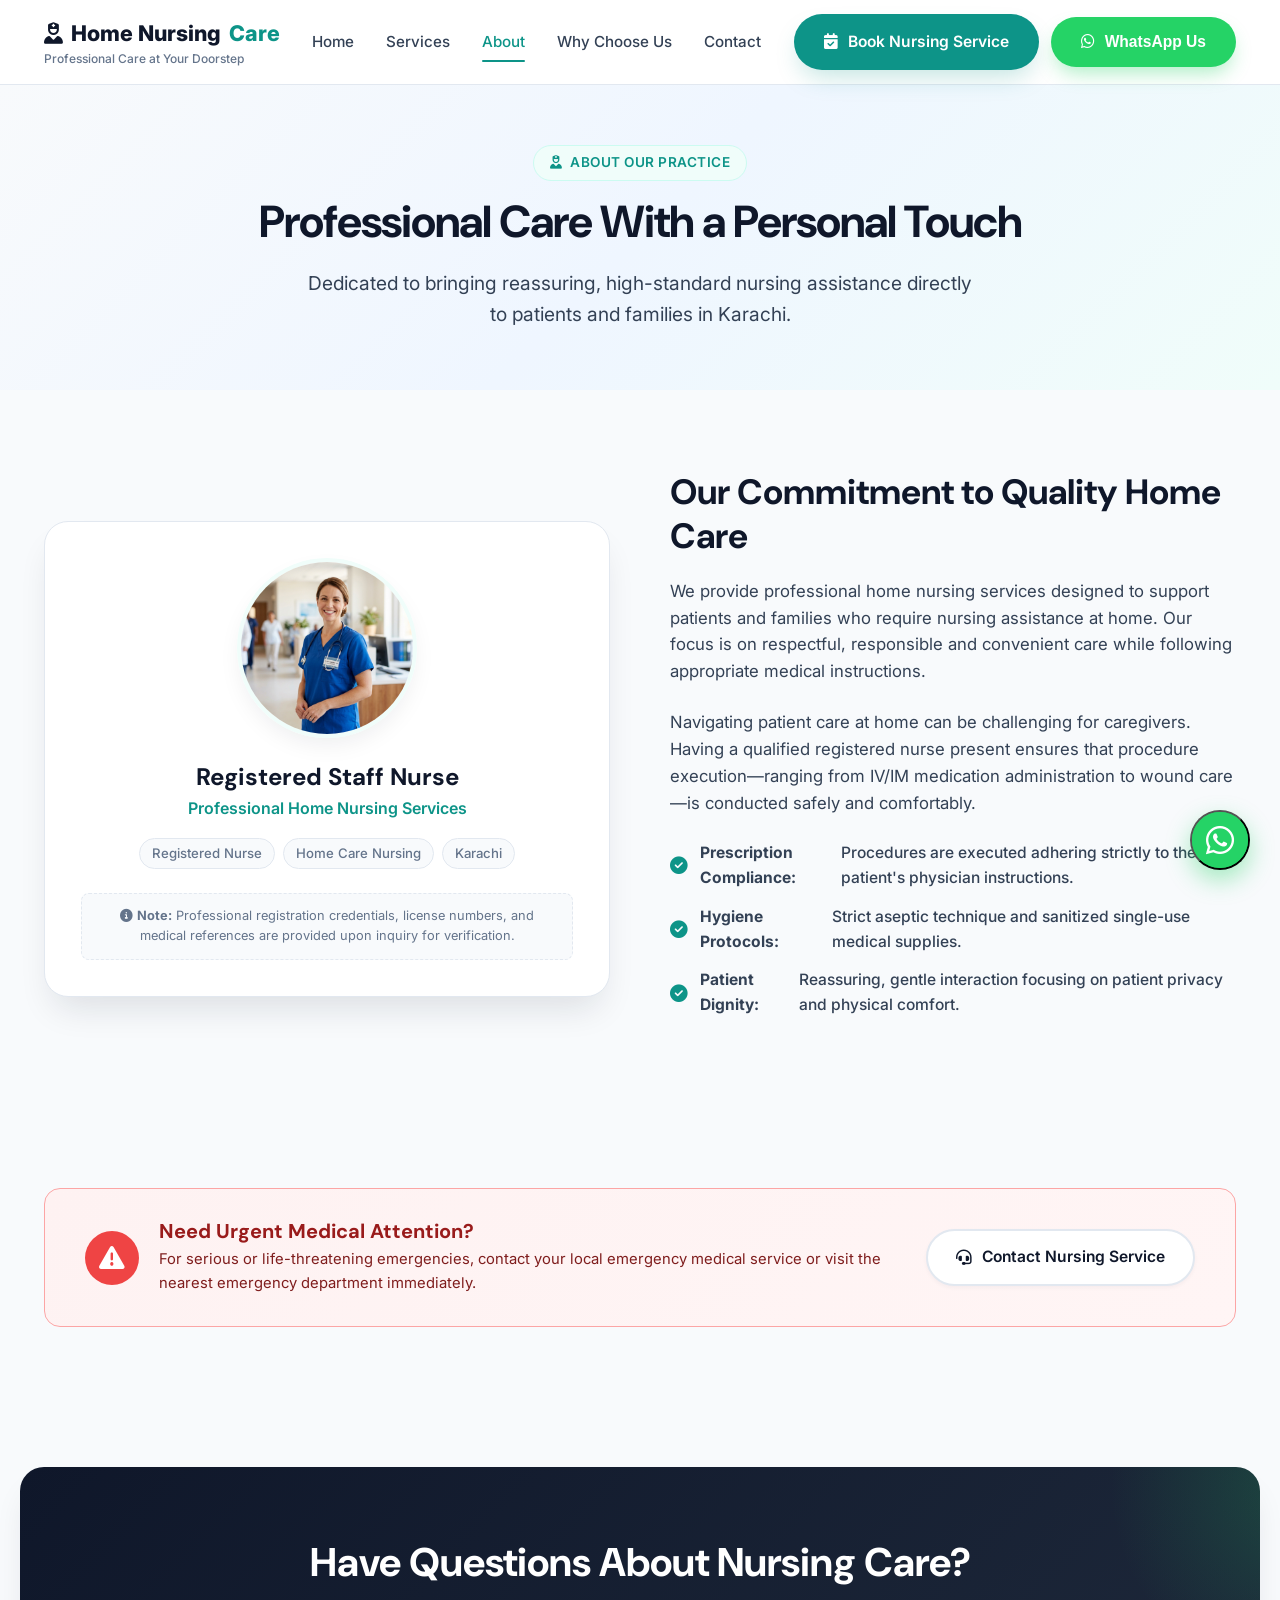
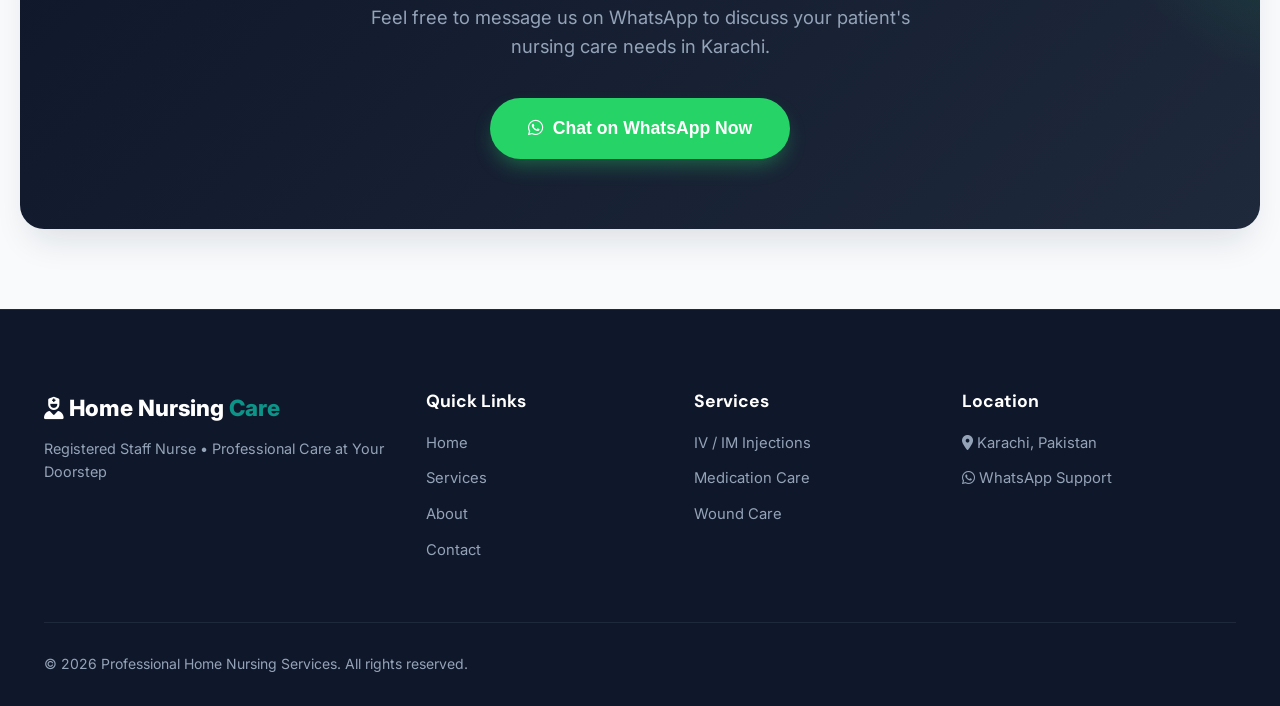
<file: about.html>
<!DOCTYPE html>
<html lang="en">
<head>
  <meta charset="UTF-8">
  <meta name="viewport" content="width=device-width, initial-scale=1.0">
  <meta name="description" content="About our professional home nursing services in Karachi. Learn about our commitment to respectful, responsible, and physician-guided nursing care.">
  <title>About Us | Professional Home Nursing Services in Karachi</title>
  
  <link rel="stylesheet" href="https://cdnjs.cloudflare.com/ajax/libs/font-awesome/6.5.1/css/all.min.css">
  <link rel="stylesheet" href="css/style.css">
</head>
<body>

  <!-- NAVBAR -->
  <header class="navbar">
    <div class="container nav-container">
      <a href="index.html" class="logo-group">
        <div class="logo-title"><i class="fa-solid fa-user-nurse"></i> Home Nursing <span>Care</span></div>
        <div class="logo-subtitle">Professional Care at Your Doorstep</div>
      </a>

      <nav class="nav-links">
        <a href="index.html" class="nav-link">Home</a>
        <a href="services.html" class="nav-link">Services</a>
        <a href="about.html" class="nav-link active">About</a>
        <a href="index.html#why-choose-us" class="nav-link">Why Choose Us</a>
        <a href="contact.html" class="nav-link">Contact</a>
      </nav>

      <div class="nav-actions">
        <a href="contact.html" class="btn btn-primary"><i class="fa-solid fa-calendar-check"></i> Book Nursing Service</a>
        <button class="btn btn-whatsapp" data-whatsapp-action><i class="fa-brands fa-whatsapp"></i> WhatsApp Us</button>
      </div>

      <button class="hamburger-btn" id="hamburgerBtn" aria-label="Toggle navigation menu">
        <i class="fa-solid fa-bars"></i>
      </button>
    </div>
  </header>

  <!-- Mobile Drawer Menu -->
  <div class="drawer-overlay" id="drawerOverlay"></div>
  <aside class="mobile-drawer" id="mobileDrawer">
    <div class="drawer-header">
      <div class="logo-group">
        <div class="logo-title"><i class="fa-solid fa-user-nurse"></i> Home Nursing <span>Care</span></div>
        <div class="logo-subtitle">Professional Care at Your Doorstep</div>
      </div>
      <button class="drawer-close" id="drawerClose"><i class="fa-solid fa-xmark"></i></button>
    </div>
    <div class="drawer-links">
      <a href="index.html" class="drawer-link">Home</a>
      <a href="services.html" class="drawer-link">Services</a>
      <a href="about.html" class="drawer-link active">About</a>
      <a href="index.html#why-choose-us" class="drawer-link">Why Choose Us</a>
      <a href="contact.html" class="drawer-link">Contact</a>
    </div>
    <div class="drawer-actions">
      <a href="contact.html" class="btn btn-primary"><i class="fa-solid fa-calendar-check"></i> Book Nursing Service</a>
      <button class="btn btn-whatsapp" data-whatsapp-action><i class="fa-brands fa-whatsapp"></i> WhatsApp Us</button>
    </div>
  </aside>

  <!-- HERO SECTION -->
  <section class="hero" style="padding: 60px 0;">
    <div class="container" style="text-align: center;">
      <div class="section-badge"><i class="fa-solid fa-user-nurse"></i> ABOUT OUR PRACTICE</div>
      <h1 class="hero-title" style="font-size: 2.8rem;">Professional Care With a Personal Touch</h1>
      <p class="hero-text" style="max-width: 680px; margin: 0 auto;">
        Dedicated to bringing reassuring, high-standard nursing assistance directly to patients and families in Karachi.
      </p>
    </div>
  </section>

  <!-- MAIN ABOUT CONTENT & PROFILE -->
  <section class="section-padding">
    <div class="container about-grid">
      <div class="nurse-profile-card reveal">
        <div class="nurse-portrait-wrapper">
          <img src="assets/nurse_profile.png" alt="Registered Staff Nurse Portrait" class="nurse-portrait">
        </div>
        <h3 class="nurse-name">Registered Staff Nurse</h3>
        <p class="nurse-role">Professional Home Nursing Services</p>
        <div class="nurse-tags">
          <span class="nurse-tag">Registered Nurse</span>
          <span class="nurse-tag">Home Care Nursing</span>
          <span class="nurse-tag">Karachi</span>
        </div>
        
        <!-- DEMO CONTENT — Credential Placeholders -->
        <div class="credential-notice">
          <i class="fa-solid fa-circle-info"></i> <strong>Note:</strong> Professional registration credentials, license numbers, and medical references are provided upon inquiry for verification.
        </div>
      </div>

      <div class="about-content reveal">
        <h2 class="about-content-title">Our Commitment to Quality Home Care</h2>
        <p class="about-text">
          We provide professional home nursing services designed to support patients and families who require nursing assistance at home. Our focus is on respectful, responsible and convenient care while following appropriate medical instructions.
        </p>

        <p class="about-text">
          Navigating patient care at home can be challenging for caregivers. Having a qualified registered nurse present ensures that procedure execution—ranging from IV/IM medication administration to wound care—is conducted safely and comfortably.
        </p>

        <div class="about-list" style="margin-top: 24px;">
          <div class="about-list-item">
            <i class="fa-solid fa-circle-check"></i> <strong>Prescription Compliance:</strong> Procedures are executed adhering strictly to the patient's physician instructions.
          </div>
          <div class="about-list-item">
            <i class="fa-solid fa-circle-check"></i> <strong>Hygiene Protocols:</strong> Strict aseptic technique and sanitized single-use medical supplies.
          </div>
          <div class="about-list-item">
            <i class="fa-solid fa-circle-check"></i> <strong>Patient Dignity:</strong> Reassuring, gentle interaction focusing on patient privacy and physical comfort.
          </div>
        </div>
      </div>
    </div>
  </section>

  <!-- EMERGENCY NOTICE -->
  <section class="container reveal">
    <div class="urgent-notice">
      <div class="urgent-content">
        <div class="urgent-icon"><i class="fa-solid fa-triangle-exclamation"></i></div>
        <div>
          <h3 class="urgent-title">Need Urgent Medical Attention?</h3>
          <p class="urgent-desc">For serious or life-threatening emergencies, contact your local emergency medical service or visit the nearest emergency department immediately.</p>
        </div>
      </div>
      <a href="contact.html" class="btn btn-secondary" style="white-space: nowrap;"><i class="fa-solid fa-headset"></i> Contact Nursing Service</a>
    </div>
  </section>

  <!-- WHATSAPP CTA BANNER -->
  <section class="container reveal section-padding">
    <div class="whatsapp-cta-banner">
      <h2 class="whatsapp-cta-title">Have Questions About Nursing Care?</h2>
      <p class="whatsapp-cta-text">Feel free to message us on WhatsApp to discuss your patient's nursing care needs in Karachi.</p>
      <button class="btn btn-whatsapp" style="font-size: 1.1rem; padding: 18px 36px;" data-whatsapp-action><i class="fa-brands fa-whatsapp"></i> Chat on WhatsApp Now</button>
    </div>
  </section>

  <!-- FOOTER -->
  <footer class="footer">
    <div class="container">
      <div class="footer-grid">
        <div>
          <div class="footer-logo"><i class="fa-solid fa-user-nurse"></i> Home Nursing <span>Care</span></div>
          <p class="footer-sub">Registered Staff Nurse • Professional Care at Your Doorstep</p>
        </div>
        <div>
          <h4 class="footer-title">Quick Links</h4>
          <div class="footer-links">
            <a href="index.html" class="footer-link">Home</a>
            <a href="services.html" class="footer-link">Services</a>
            <a href="about.html" class="footer-link">About</a>
            <a href="contact.html" class="footer-link">Contact</a>
          </div>
        </div>
        <div>
          <h4 class="footer-title">Services</h4>
          <div class="footer-links">
            <a href="services.html" class="footer-link">IV / IM Injections</a>
            <a href="services.html" class="footer-link">Medication Care</a>
            <a href="services.html" class="footer-link">Wound Care</a>
          </div>
        </div>
        <div>
          <h4 class="footer-title">Location</h4>
          <div class="footer-links">
            <div class="footer-link"><i class="fa-solid fa-location-dot"></i> Karachi, Pakistan</div>
            <div class="footer-link"><i class="fa-brands fa-whatsapp"></i> WhatsApp Support</div>
          </div>
        </div>
      </div>
      <div class="footer-bottom">
        <div>© 2026 Professional Home Nursing Services. All rights reserved.</div>
      </div>
    </div>
  </footer>

  <!-- FLOATING ACTIONS -->
  <div class="floating-actions">
    <button class="back-to-top" id="backToTop" aria-label="Scroll back to top"><i class="fa-solid fa-arrow-up"></i></button>
    <div class="floating-whatsapp">
      <div class="whatsapp-tooltip">Chat on WhatsApp</div>
      <button class="whatsapp-fab" data-whatsapp-action aria-label="Open WhatsApp Chat"><i class="fa-brands fa-whatsapp"></i></button>
    </div>
  </div>

  <script src="js/script.js"></script>
</body>
</html>
</file>
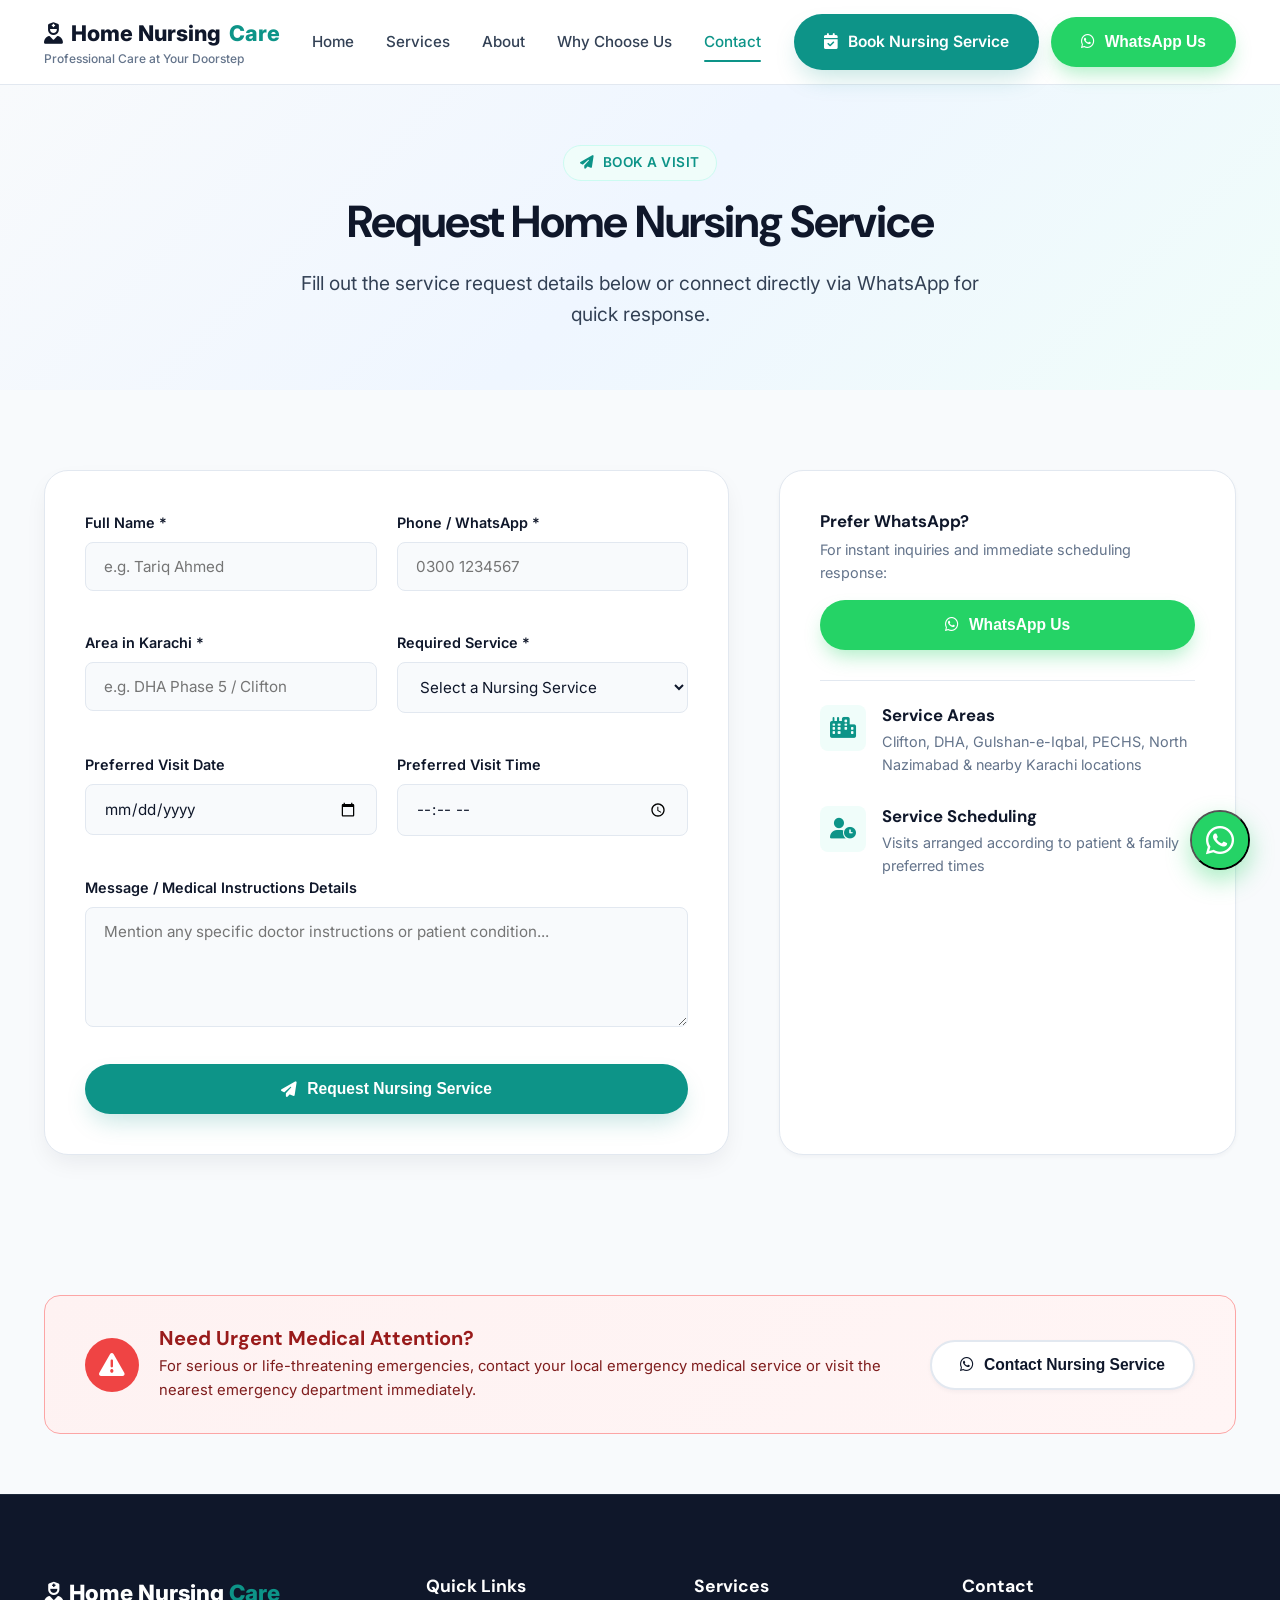
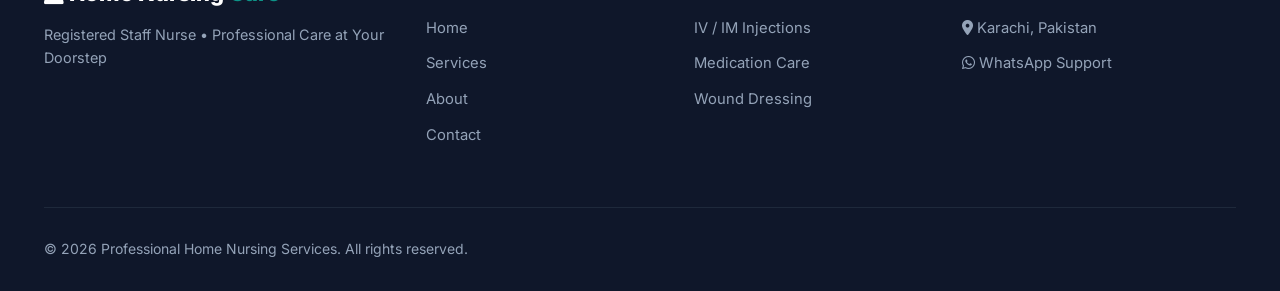
<file: contact.html>
<!DOCTYPE html>
<html lang="en">
<head>
  <meta charset="UTF-8">
  <meta name="viewport" content="width=device-width, initial-scale=1.0">
  <meta name="description" content="Contact Professional Home Nursing Services in Karachi. Book a home visit for IV injections, medication care, wound dressing, drips, or catheter care.">
  <title>Contact & Booking | Professional Home Nursing Services in Karachi</title>
  
  <link rel="stylesheet" href="https://cdnjs.cloudflare.com/ajax/libs/font-awesome/6.5.1/css/all.min.css">
  <link rel="stylesheet" href="css/style.css">
</head>
<body>

  <!-- NAVBAR -->
  <header class="navbar">
    <div class="container nav-container">
      <a href="index.html" class="logo-group">
        <div class="logo-title"><i class="fa-solid fa-user-nurse"></i> Home Nursing <span>Care</span></div>
        <div class="logo-subtitle">Professional Care at Your Doorstep</div>
      </a>

      <nav class="nav-links">
        <a href="index.html" class="nav-link">Home</a>
        <a href="services.html" class="nav-link">Services</a>
        <a href="about.html" class="nav-link">About</a>
        <a href="index.html#why-choose-us" class="nav-link">Why Choose Us</a>
        <a href="contact.html" class="nav-link active">Contact</a>
      </nav>

      <div class="nav-actions">
        <a href="contact.html" class="btn btn-primary"><i class="fa-solid fa-calendar-check"></i> Book Nursing Service</a>
        <button class="btn btn-whatsapp" data-whatsapp-action><i class="fa-brands fa-whatsapp"></i> WhatsApp Us</button>
      </div>

      <button class="hamburger-btn" id="hamburgerBtn" aria-label="Toggle navigation menu">
        <i class="fa-solid fa-bars"></i>
      </button>
    </div>
  </header>

  <!-- Mobile Drawer Menu -->
  <div class="drawer-overlay" id="drawerOverlay"></div>
  <aside class="mobile-drawer" id="mobileDrawer">
    <div class="drawer-header">
      <div class="logo-group">
        <div class="logo-title"><i class="fa-solid fa-user-nurse"></i> Home Nursing <span>Care</span></div>
        <div class="logo-subtitle">Professional Care at Your Doorstep</div>
      </div>
      <button class="drawer-close" id="drawerClose"><i class="fa-solid fa-xmark"></i></button>
    </div>
    <div class="drawer-links">
      <a href="index.html" class="drawer-link">Home</a>
      <a href="services.html" class="drawer-link">Services</a>
      <a href="about.html" class="drawer-link">About</a>
      <a href="index.html#why-choose-us" class="drawer-link">Why Choose Us</a>
      <a href="contact.html" class="drawer-link active">Contact</a>
    </div>
    <div class="drawer-actions">
      <a href="contact.html" class="btn btn-primary"><i class="fa-solid fa-calendar-check"></i> Book Nursing Service</a>
      <button class="btn btn-whatsapp" data-whatsapp-action><i class="fa-brands fa-whatsapp"></i> WhatsApp Us</button>
    </div>
  </aside>

  <!-- PAGE HEADER HERO -->
  <section class="hero" style="padding: 60px 0;">
    <div class="container" style="text-align: center;">
      <div class="section-badge"><i class="fa-solid fa-paper-plane"></i> BOOK A VISIT</div>
      <h1 class="hero-title" style="font-size: 2.8rem;">Request Home Nursing Service</h1>
      <p class="hero-text" style="max-width: 680px; margin: 0 auto;">
        Fill out the service request details below or connect directly via WhatsApp for quick response.
      </p>
    </div>
  </section>

  <!-- MAIN CONTACT FORM SECTION -->
  <section class="section-padding">
    <div class="container">
      <div class="contact-grid">
        <!-- Form -->
        <div class="contact-form-card reveal">
          <form id="nursingRequestForm">
            <div class="form-group-grid">
              <div class="form-group">
                <label class="form-label" for="fullName">Full Name *</label>
                <input type="text" id="fullName" class="form-control" placeholder="e.g. Tariq Ahmed" required>
              </div>

              <div class="form-group">
                <label class="form-label" for="phoneNum">Phone / WhatsApp *</label>
                <input type="tel" id="phoneNum" class="form-control" placeholder="0300 1234567" required>
              </div>

              <div class="form-group">
                <label class="form-label" for="karachiArea">Area in Karachi *</label>
                <input type="text" id="karachiArea" class="form-control" placeholder="e.g. DHA Phase 5 / Clifton" required>
              </div>

              <div class="form-group">
                <label class="form-label" for="reqService">Required Service *</label>
                <select id="reqService" class="form-control" required>
                  <option value="" disabled selected>Select a Nursing Service</option>
                  <option value="IV/IM Injections">IV / IM Injections</option>
                  <option value="Medication Nursing Care">Medication Nursing Care</option>
                  <option value="Drips">IV Drips Assistance</option>
                  <option value="Dressing & Stitch Care">Dressing & Stitch Care</option>
                  <option value="NG Tube Care">NG Tube Care</option>
                  <option value="Foley Catheter Care">Foley Catheter Care</option>
                  <option value="Other Assistance">Other Home Nursing Care</option>
                </select>
              </div>

              <div class="form-group">
                <label class="form-label" for="prefDate">Preferred Visit Date</label>
                <input type="date" id="prefDate" class="form-control">
              </div>

              <div class="form-group">
                <label class="form-label" for="prefTime">Preferred Visit Time</label>
                <input type="time" id="prefTime" class="form-control">
              </div>

              <div class="form-group full-width">
                <label class="form-label" for="reqMessage">Message / Medical Instructions Details</label>
                <textarea id="reqMessage" class="form-control" placeholder="Mention any specific doctor instructions or patient condition..."></textarea>
              </div>
            </div>

            <button type="submit" class="btn btn-primary" style="width: 100%; margin-top: 10px;"><i class="fa-solid fa-paper-plane"></i> Request Nursing Service</button>
          </form>
        </div>

        <!-- Info Card -->
        <div class="contact-info-card reveal">
          <div>
            <h3 class="contact-info-title">Prefer WhatsApp?</h3>
            <p class="contact-info-desc" style="margin-top: 6px;">For instant inquiries and immediate scheduling response:</p>
            <button class="btn btn-whatsapp" style="width: 100%; margin-top: 16px;" data-whatsapp-action data-whatsapp-msg="Hello, I want to book a home nursing visit in Karachi."><i class="fa-brands fa-whatsapp"></i> WhatsApp Us</button>
          </div>

          <div style="border-top: 1px solid var(--border-color); padding-top: 24px;">
            <div class="contact-info-item">
              <div class="contact-info-icon"><i class="fa-solid fa-city"></i></div>
              <div>
                <h4 class="contact-info-title">Service Areas</h4>
                <p class="contact-info-desc">Clifton, DHA, Gulshan-e-Iqbal, PECHS, North Nazimabad & nearby Karachi locations</p>
              </div>
            </div>
          </div>

          <div class="contact-info-item">
            <div class="contact-info-icon"><i class="fa-solid fa-user-clock"></i></div>
            <div>
              <h4 class="contact-info-title">Service Scheduling</h4>
              <p class="contact-info-desc">Visits arranged according to patient & family preferred times</p>
            </div>
          </div>
        </div>
      </div>
    </div>
  </section>

  <!-- EMERGENCY NOTICE -->
  <section class="container reveal">
    <div class="urgent-notice">
      <div class="urgent-content">
        <div class="urgent-icon"><i class="fa-solid fa-triangle-exclamation"></i></div>
        <div>
          <h3 class="urgent-title">Need Urgent Medical Attention?</h3>
          <p class="urgent-desc">For serious or life-threatening emergencies, contact your local emergency medical service or visit the nearest emergency department immediately.</p>
        </div>
      </div>
      <button class="btn btn-secondary" data-whatsapp-action style="white-space: nowrap;"><i class="fa-brands fa-whatsapp"></i> Contact Nursing Service</button>
    </div>
  </section>

  <!-- DEMO SUCCESS MODAL -->
  <div class="demo-modal" id="demoSuccessModal">
    <div class="demo-modal-content">
      <div class="demo-modal-icon"><i class="fa-solid fa-circle-check"></i></div>
      <h3 style="font-size: 1.5rem; margin-bottom: 12px; color: var(--primary-navy);">Request Submitted</h3>
      <p style="color: var(--text-body); font-size: 0.95rem; margin-bottom: 24px; line-height: 1.6;">
        Thank you. This is a demo form. In the production website, your request would be sent to the nursing service.
      </p>
      <button class="btn btn-primary" id="closeModalBtn" style="width: 100%;">Close Demo Window</button>
    </div>
  </div>

  <!-- FOOTER -->
  <footer class="footer">
    <div class="container">
      <div class="footer-grid">
        <div>
          <div class="footer-logo"><i class="fa-solid fa-user-nurse"></i> Home Nursing <span>Care</span></div>
          <p class="footer-sub">Registered Staff Nurse • Professional Care at Your Doorstep</p>
        </div>
        <div>
          <h4 class="footer-title">Quick Links</h4>
          <div class="footer-links">
            <a href="index.html" class="footer-link">Home</a>
            <a href="services.html" class="footer-link">Services</a>
            <a href="about.html" class="footer-link">About</a>
            <a href="contact.html" class="footer-link">Contact</a>
          </div>
        </div>
        <div>
          <h4 class="footer-title">Services</h4>
          <div class="footer-links">
            <a href="services.html" class="footer-link">IV / IM Injections</a>
            <a href="services.html" class="footer-link">Medication Care</a>
            <a href="services.html" class="footer-link">Wound Dressing</a>
          </div>
        </div>
        <div>
          <h4 class="footer-title">Contact</h4>
          <div class="footer-links">
            <div class="footer-link"><i class="fa-solid fa-location-dot"></i> Karachi, Pakistan</div>
            <div class="footer-link"><i class="fa-brands fa-whatsapp"></i> WhatsApp Support</div>
          </div>
        </div>
      </div>
      <div class="footer-bottom">
        <div>© 2026 Professional Home Nursing Services. All rights reserved.</div>
      </div>
    </div>
  </footer>

  <!-- FLOATING ACTIONS -->
  <div class="floating-actions">
    <button class="back-to-top" id="backToTop" aria-label="Scroll back to top"><i class="fa-solid fa-arrow-up"></i></button>
    <div class="floating-whatsapp">
      <div class="whatsapp-tooltip">Chat on WhatsApp</div>
      <button class="whatsapp-fab" data-whatsapp-action aria-label="Open WhatsApp Chat"><i class="fa-brands fa-whatsapp"></i></button>
    </div>
  </div>

  <script src="js/script.js"></script>
</body>
</html>
</file>
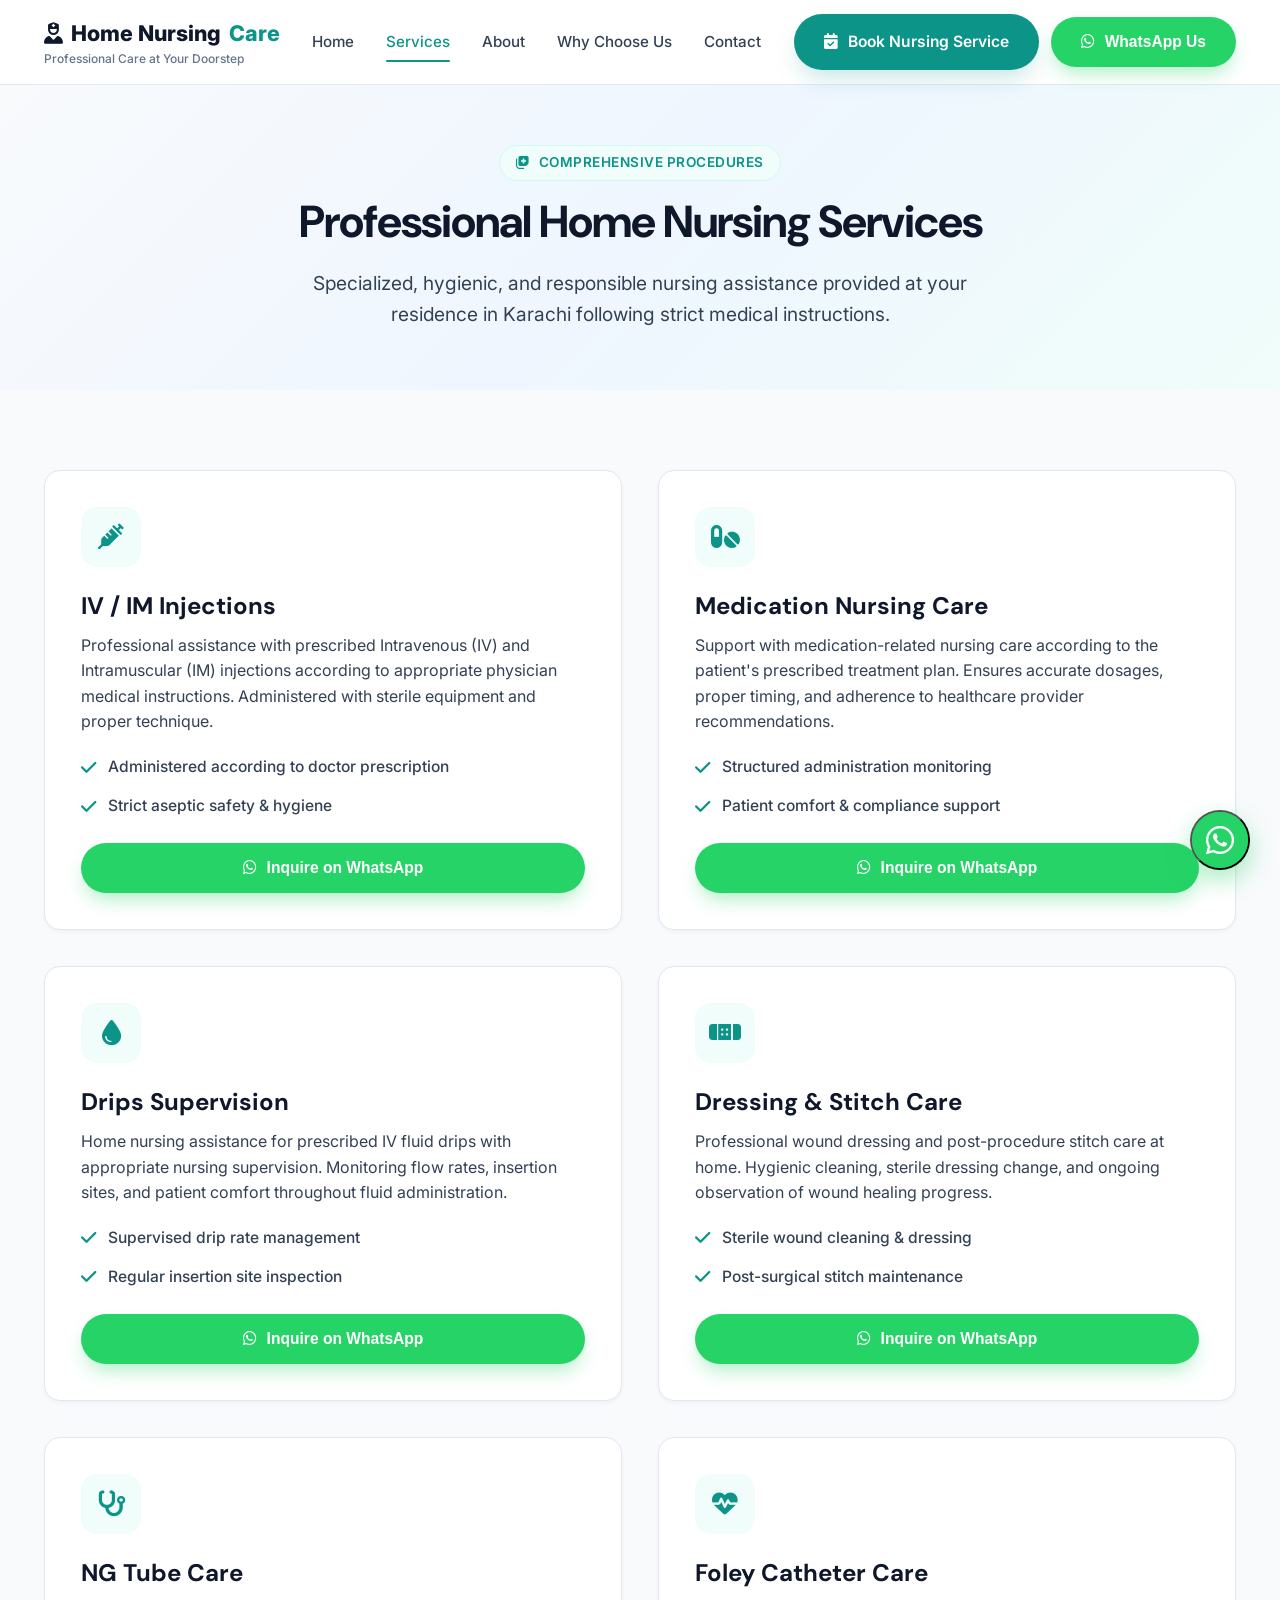
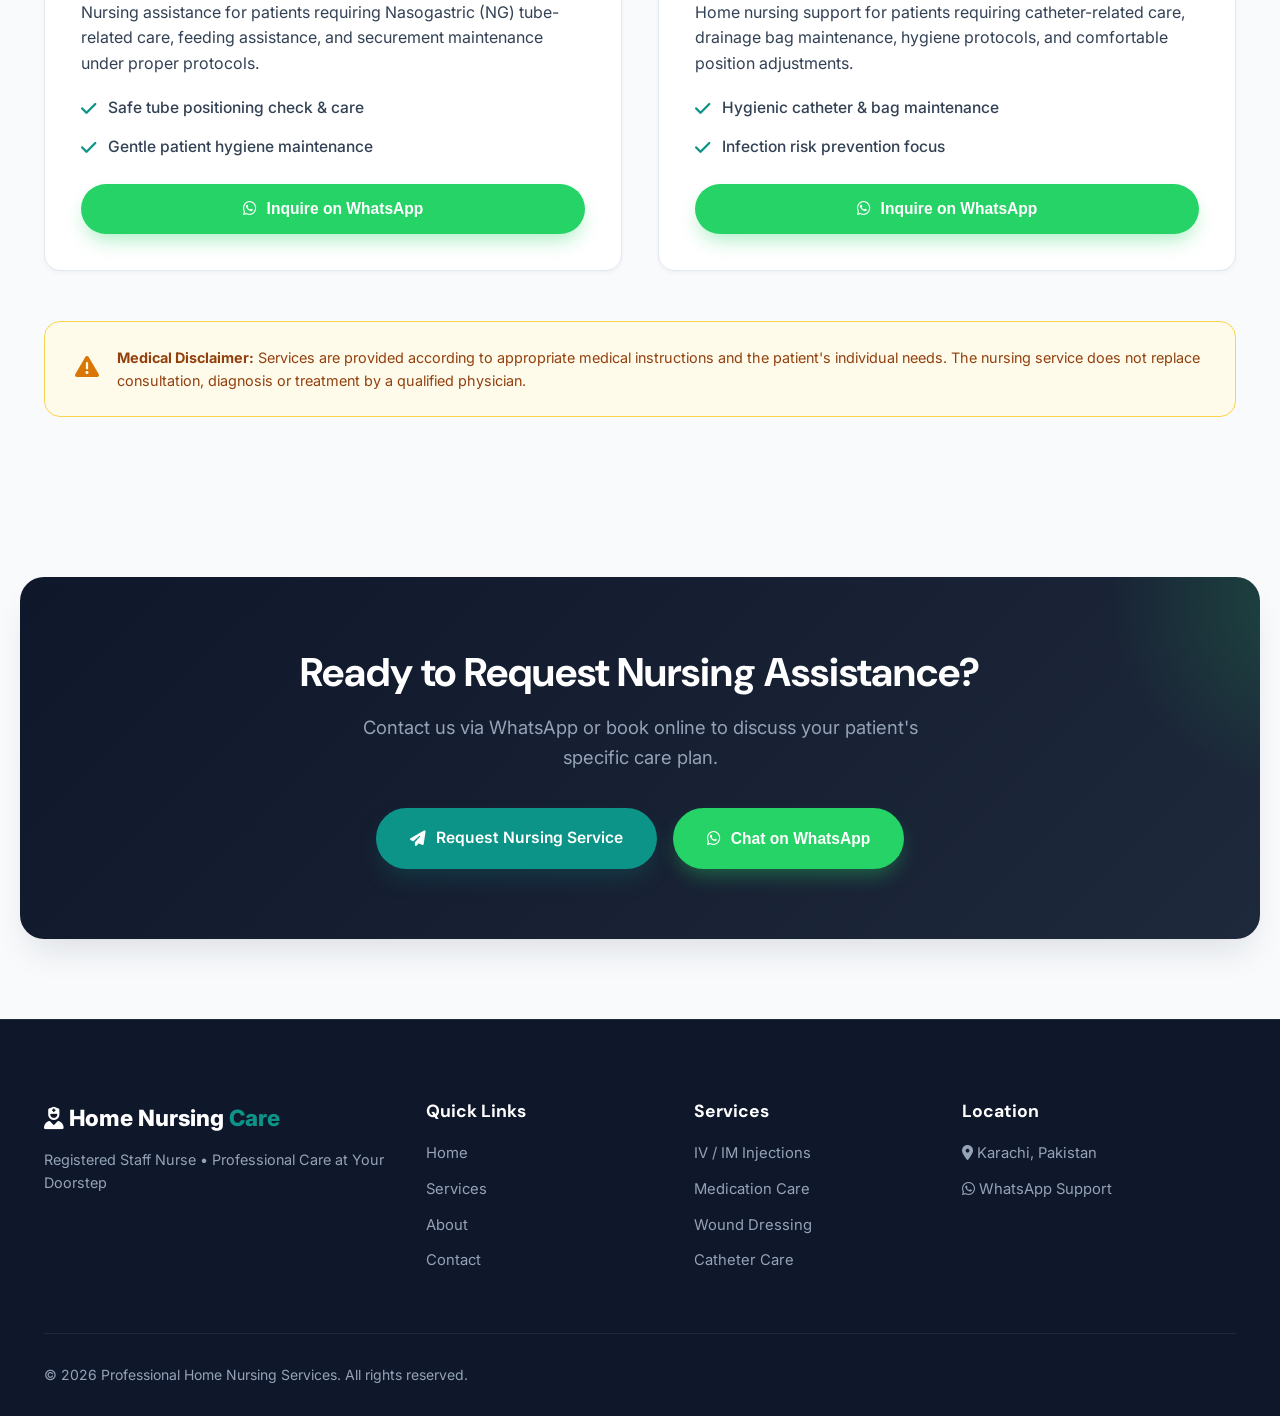
<file: services.html>
<!DOCTYPE html>
<html lang="en">
<head>
  <meta charset="UTF-8">
  <meta name="viewport" content="width=device-width, initial-scale=1.0">
  <meta name="description" content="Comprehensive home nursing services in Karachi: IV/IM injections, medication management, IV drips, wound dressing, stitch care, NG tube care, and Foley catheter care.">
  <title>Services | Professional Home Nursing Services in Karachi</title>
  
  <link rel="stylesheet" href="https://cdnjs.cloudflare.com/ajax/libs/font-awesome/6.5.1/css/all.min.css">
  <link rel="stylesheet" href="css/style.css">
</head>
<body>

  <!-- NAVBAR -->
  <header class="navbar">
    <div class="container nav-container">
      <a href="index.html" class="logo-group">
        <div class="logo-title"><i class="fa-solid fa-user-nurse"></i> Home Nursing <span>Care</span></div>
        <div class="logo-subtitle">Professional Care at Your Doorstep</div>
      </a>

      <nav class="nav-links">
        <a href="index.html" class="nav-link">Home</a>
        <a href="services.html" class="nav-link active">Services</a>
        <a href="about.html" class="nav-link">About</a>
        <a href="index.html#why-choose-us" class="nav-link">Why Choose Us</a>
        <a href="contact.html" class="nav-link">Contact</a>
      </nav>

      <div class="nav-actions">
        <a href="contact.html" class="btn btn-primary"><i class="fa-solid fa-calendar-check"></i> Book Nursing Service</a>
        <button class="btn btn-whatsapp" data-whatsapp-action><i class="fa-brands fa-whatsapp"></i> WhatsApp Us</button>
      </div>

      <button class="hamburger-btn" id="hamburgerBtn" aria-label="Toggle navigation menu">
        <i class="fa-solid fa-bars"></i>
      </button>
    </div>
  </header>

  <!-- Mobile Drawer Menu -->
  <div class="drawer-overlay" id="drawerOverlay"></div>
  <aside class="mobile-drawer" id="mobileDrawer">
    <div class="drawer-header">
      <div class="logo-group">
        <div class="logo-title"><i class="fa-solid fa-user-nurse"></i> Home Nursing <span>Care</span></div>
        <div class="logo-subtitle">Professional Care at Your Doorstep</div>
      </div>
      <button class="drawer-close" id="drawerClose"><i class="fa-solid fa-xmark"></i></button>
    </div>
    <div class="drawer-links">
      <a href="index.html" class="drawer-link">Home</a>
      <a href="services.html" class="drawer-link active">Services</a>
      <a href="about.html" class="drawer-link">About</a>
      <a href="index.html#why-choose-us" class="drawer-link">Why Choose Us</a>
      <a href="contact.html" class="drawer-link">Contact</a>
    </div>
    <div class="drawer-actions">
      <a href="contact.html" class="btn btn-primary"><i class="fa-solid fa-calendar-check"></i> Book Nursing Service</a>
      <button class="btn btn-whatsapp" data-whatsapp-action><i class="fa-brands fa-whatsapp"></i> WhatsApp Us</button>
    </div>
  </aside>

  <!-- PAGE HEADER HERO -->
  <section class="hero" style="padding: 60px 0;">
    <div class="container" style="text-align: center;">
      <div class="section-badge"><i class="fa-solid fa-notes-medical"></i> COMPREHENSIVE PROCEDURES</div>
      <h1 class="hero-title" style="font-size: 2.8rem;">Professional Home Nursing Services</h1>
      <p class="hero-text" style="max-width: 680px; margin: 0 auto;">
        Specialized, hygienic, and responsible nursing assistance provided at your residence in Karachi following strict medical instructions.
      </p>
    </div>
  </section>

  <!-- DETAILED SERVICES SECTION -->
  <section class="section-padding">
    <div class="container">
      <div class="services-grid" style="grid-template-columns: repeat(2, 1fr); gap: 36px;">
        
        <!-- Service 1 -->
        <div class="service-card reveal" style="padding: 36px;">
          <div class="service-icon-wrapper"><i class="fa-solid fa-syringe"></i></div>
          <h2 class="service-title" style="font-size: 1.5rem;">IV / IM Injections</h2>
          <p class="service-desc" style="font-size: 1rem; margin-bottom: 20px;">
            Professional assistance with prescribed Intravenous (IV) and Intramuscular (IM) injections according to appropriate physician medical instructions. Administered with sterile equipment and proper technique.
          </p>
          <ul class="about-list" style="margin-bottom: 24px;">
            <li class="about-list-item"><i class="fa-solid fa-check"></i> Administered according to doctor prescription</li>
            <li class="about-list-item"><i class="fa-solid fa-check"></i> Strict aseptic safety & hygiene</li>
          </ul>
          <button class="btn btn-whatsapp" data-whatsapp-action data-whatsapp-msg="Hello, I need assistance with IV/IM injection at home in Karachi."><i class="fa-brands fa-whatsapp"></i> Inquire on WhatsApp</button>
        </div>

        <!-- Service 2 -->
        <div class="service-card reveal" style="padding: 36px;">
          <div class="service-icon-wrapper"><i class="fa-solid fa-pills"></i></div>
          <h2 class="service-title" style="font-size: 1.5rem;">Medication Nursing Care</h2>
          <p class="service-desc" style="font-size: 1rem; margin-bottom: 20px;">
            Support with medication-related nursing care according to the patient's prescribed treatment plan. Ensures accurate dosages, proper timing, and adherence to healthcare provider recommendations.
          </p>
          <ul class="about-list" style="margin-bottom: 24px;">
            <li class="about-list-item"><i class="fa-solid fa-check"></i> Structured administration monitoring</li>
            <li class="about-list-item"><i class="fa-solid fa-check"></i> Patient comfort & compliance support</li>
          </ul>
          <button class="btn btn-whatsapp" data-whatsapp-action data-whatsapp-msg="Hello, I would like to inquire about Medication Nursing Care for a patient at home."><i class="fa-brands fa-whatsapp"></i> Inquire on WhatsApp</button>
        </div>

        <!-- Service 3 -->
        <div class="service-card reveal" style="padding: 36px;">
          <div class="service-icon-wrapper"><i class="fa-solid fa-droplet"></i></div>
          <h2 class="service-title" style="font-size: 1.5rem;">Drips Supervision</h2>
          <p class="service-desc" style="font-size: 1rem; margin-bottom: 20px;">
            Home nursing assistance for prescribed IV fluid drips with appropriate nursing supervision. Monitoring flow rates, insertion sites, and patient comfort throughout fluid administration.
          </p>
          <ul class="about-list" style="margin-bottom: 24px;">
            <li class="about-list-item"><i class="fa-solid fa-check"></i> Supervised drip rate management</li>
            <li class="about-list-item"><i class="fa-solid fa-check"></i> Regular insertion site inspection</li>
          </ul>
          <button class="btn btn-whatsapp" data-whatsapp-action data-whatsapp-msg="Hello, I need home nursing assistance for a prescribed IV drip in Karachi."><i class="fa-brands fa-whatsapp"></i> Inquire on WhatsApp</button>
        </div>

        <!-- Service 4 -->
        <div class="service-card reveal" style="padding: 36px;">
          <div class="service-icon-wrapper"><i class="fa-solid fa-bandage"></i></div>
          <h2 class="service-title" style="font-size: 1.5rem;">Dressing & Stitch Care</h2>
          <p class="service-desc" style="font-size: 1rem; margin-bottom: 20px;">
            Professional wound dressing and post-procedure stitch care at home. Hygienic cleaning, sterile dressing change, and ongoing observation of wound healing progress.
          </p>
          <ul class="about-list" style="margin-bottom: 24px;">
            <li class="about-list-item"><i class="fa-solid fa-check"></i> Sterile wound cleaning & dressing</li>
            <li class="about-list-item"><i class="fa-solid fa-check"></i> Post-surgical stitch maintenance</li>
          </ul>
          <button class="btn btn-whatsapp" data-whatsapp-action data-whatsapp-msg="Hello, I would like to inquire about Wound Dressing & Stitch Care in Karachi."><i class="fa-brands fa-whatsapp"></i> Inquire on WhatsApp</button>
        </div>

        <!-- Service 5 -->
        <div class="service-card reveal" style="padding: 36px;">
          <div class="service-icon-wrapper"><i class="fa-solid fa-stethoscope"></i></div>
          <h2 class="service-title" style="font-size: 1.5rem;">NG Tube Care</h2>
          <p class="service-desc" style="font-size: 1rem; margin-bottom: 20px;">
            Nursing assistance for patients requiring Nasogastric (NG) tube-related care, feeding assistance, and securement maintenance under proper protocols.
          </p>
          <ul class="about-list" style="margin-bottom: 24px;">
            <li class="about-list-item"><i class="fa-solid fa-check"></i> Safe tube positioning check & care</li>
            <li class="about-list-item"><i class="fa-solid fa-check"></i> Gentle patient hygiene maintenance</li>
          </ul>
          <button class="btn btn-whatsapp" data-whatsapp-action data-whatsapp-msg="Hello, I need nursing care for a patient with an NG Tube in Karachi."><i class="fa-brands fa-whatsapp"></i> Inquire on WhatsApp</button>
        </div>

        <!-- Service 6 -->
        <div class="service-card reveal" style="padding: 36px;">
          <div class="service-icon-wrapper"><i class="fa-solid fa-heart-pulse"></i></div>
          <h2 class="service-title" style="font-size: 1.5rem;">Foley Catheter Care</h2>
          <p class="service-desc" style="font-size: 1rem; margin-bottom: 20px;">
            Home nursing support for patients requiring catheter-related care, drainage bag maintenance, hygiene protocols, and comfortable position adjustments.
          </p>
          <ul class="about-list" style="margin-bottom: 24px;">
            <li class="about-list-item"><i class="fa-solid fa-check"></i> Hygienic catheter & bag maintenance</li>
            <li class="about-list-item"><i class="fa-solid fa-check"></i> Infection risk prevention focus</li>
          </ul>
          <button class="btn btn-whatsapp" data-whatsapp-action data-whatsapp-msg="Hello, I need home nursing support for Foley Catheter care in Karachi."><i class="fa-brands fa-whatsapp"></i> Inquire on WhatsApp</button>
        </div>

      </div>

      <!-- MEDICAL DISCLAIMER -->
      <div class="disclaimer-banner reveal" style="margin-top: 50px;">
        <div class="disclaimer-icon"><i class="fa-solid fa-triangle-exclamation"></i></div>
        <div class="disclaimer-text">
          <strong>Medical Disclaimer:</strong> Services are provided according to appropriate medical instructions and the patient's individual needs. The nursing service does not replace consultation, diagnosis or treatment by a qualified physician.
        </div>
      </div>
    </div>
  </section>

  <!-- CTA SECTION -->
  <section class="container reveal section-padding">
    <div class="whatsapp-cta-banner">
      <h2 class="whatsapp-cta-title">Ready to Request Nursing Assistance?</h2>
      <p class="whatsapp-cta-text">Contact us via WhatsApp or book online to discuss your patient's specific care plan.</p>
      <div style="display: flex; justify-content: center; gap: 16px; flex-wrap: wrap;">
        <a href="contact.html" class="btn btn-primary" style="padding: 16px 32px;"><i class="fa-solid fa-paper-plane"></i> Request Nursing Service</a>
        <button class="btn btn-whatsapp" style="padding: 16px 32px;" data-whatsapp-action><i class="fa-brands fa-whatsapp"></i> Chat on WhatsApp</button>
      </div>
    </div>
  </section>

  <!-- FOOTER -->
  <footer class="footer">
    <div class="container">
      <div class="footer-grid">
        <div>
          <div class="footer-logo"><i class="fa-solid fa-user-nurse"></i> Home Nursing <span>Care</span></div>
          <p class="footer-sub">Registered Staff Nurse • Professional Care at Your Doorstep</p>
        </div>
        <div>
          <h4 class="footer-title">Quick Links</h4>
          <div class="footer-links">
            <a href="index.html" class="footer-link">Home</a>
            <a href="services.html" class="footer-link">Services</a>
            <a href="about.html" class="footer-link">About</a>
            <a href="contact.html" class="footer-link">Contact</a>
          </div>
        </div>
        <div>
          <h4 class="footer-title">Services</h4>
          <div class="footer-links">
            <a href="services.html" class="footer-link">IV / IM Injections</a>
            <a href="services.html" class="footer-link">Medication Care</a>
            <a href="services.html" class="footer-link">Wound Dressing</a>
            <a href="services.html" class="footer-link">Catheter Care</a>
          </div>
        </div>
        <div>
          <h4 class="footer-title">Location</h4>
          <div class="footer-links">
            <div class="footer-link"><i class="fa-solid fa-location-dot"></i> Karachi, Pakistan</div>
            <div class="footer-link"><i class="fa-brands fa-whatsapp"></i> WhatsApp Support</div>
          </div>
        </div>
      </div>
      <div class="footer-bottom">
        <div>© 2026 Professional Home Nursing Services. All rights reserved.</div>
      </div>
    </div>
  </footer>

  <!-- FLOATING ACTIONS -->
  <div class="floating-actions">
    <button class="back-to-top" id="backToTop" aria-label="Scroll back to top"><i class="fa-solid fa-arrow-up"></i></button>
    <div class="floating-whatsapp">
      <div class="whatsapp-tooltip">Chat on WhatsApp</div>
      <button class="whatsapp-fab" data-whatsapp-action aria-label="Open WhatsApp Chat"><i class="fa-brands fa-whatsapp"></i></button>
    </div>
  </div>

  <script src="js/script.js"></script>
</body>
</html>
</file>
<file: css/style.css>
/* ==========================================================================
   Home Nursing Services - Karachi, Pakistan
   CSS Design System & Stylesheet
   ========================================================================== */

@import url('https://fonts.googleapis.com/css2?family=DM+Sans:ital,opsz,wght@0,9..40,100..1000;1,9..40,100..1000&family=Inter:wght@300;400;500;600;700;800&display=swap');

/* --- CSS Custom Properties / Design Tokens --- */
:root {
  --primary-navy: #0F172A;
  --navy-800: #1E293B;
  --navy-700: #334155;
  --primary-teal: #0D9488;
  --teal-hover: #0F766E;
  --teal-light: #F0FDFA;
  --teal-border: #CCFBF1;
  --accent-blue: #2563EB;
  --blue-light: #EFF6FF;
  --soft-bg: #F8FAFC;
  --white: #FFFFFF;
  --text-dark: #0F172A;
  --text-body: #334155;
  --text-muted: #64748B;
  --border-color: #E2E8F0;
  
  --whatsapp-green: #25D366;
  --whatsapp-hover: #1DA851;

  --font-heading: 'DM Sans', -apple-system, BlinkMacSystemFont, sans-serif;
  --font-body: 'Inter', -apple-system, BlinkMacSystemFont, sans-serif;

  --radius-sm: 8px;
  --radius-md: 16px;
  --radius-lg: 24px;
  --radius-full: 9999px;

  --shadow-sm: 0 2px 4px rgba(15, 23, 42, 0.04);
  --shadow-md: 0 10px 25px -5px rgba(15, 23, 42, 0.08);
  --shadow-lg: 0 20px 35px -10px rgba(15, 23, 42, 0.12);
  --shadow-teal: 0 12px 24px -6px rgba(13, 148, 136, 0.25);
  
  --transition-fast: all 0.2s ease;
  --transition-normal: all 0.3s cubic-bezier(0.4, 0, 0.2, 1);

  --container-width: 1240px;
}

/* --- Base Reset --- */
*, *::before, *::after {
  box-sizing: border-box;
  margin: 0;
  padding: 0;
}

html {
  scroll-behavior: smooth;
  font-size: 16px;
}

body {
  font-family: var(--font-body);
  color: var(--text-body);
  background-color: var(--soft-bg);
  line-height: 1.6;
  overflow-x: hidden;
  -webkit-font-smoothing: antialiased;
}

img {
  max-width: 100%;
  height: auto;
  display: block;
}

a {
  text-decoration: none;
  color: inherit;
  transition: var(--transition-fast);
}

ul {
  list-style: none;
}

/* --- Typography Helpers --- */
h1, h2, h3, h4, h5, h6 {
  font-family: var(--font-heading);
  color: var(--primary-navy);
  font-weight: 700;
  line-height: 1.25;
}

.container {
  width: 100%;
  max-width: var(--container-width);
  margin: 0 auto;
  padding: 0 24px;
}

.section-padding {
  padding: 80px 0;
}

.section-header {
  text-align: center;
  max-width: 720px;
  margin: 0 auto 50px auto;
}

.section-badge {
  display: inline-flex;
  align-items: center;
  gap: 8px;
  background-color: var(--teal-light);
  color: var(--primary-teal);
  border: 1px solid var(--teal-border);
  padding: 6px 16px;
  border-radius: var(--radius-full);
  font-size: 0.85rem;
  font-weight: 600;
  letter-spacing: 0.5px;
  text-transform: uppercase;
  margin-bottom: 16px;
}

.section-title {
  font-size: 2.4rem;
  margin-bottom: 16px;
  letter-spacing: -0.5px;
}

.section-subtitle {
  font-size: 1.125rem;
  color: var(--text-muted);
  font-weight: 400;
}

/* --- Buttons --- */
.btn {
  display: inline-flex;
  align-items: center;
  justify-content: center;
  gap: 10px;
  padding: 14px 28px;
  border-radius: var(--radius-full);
  font-weight: 600;
  font-size: 0.975rem;
  cursor: pointer;
  border: 2px solid transparent;
  transition: var(--transition-normal);
  white-space: nowrap;
}

.btn-primary {
  background-color: var(--primary-teal);
  color: var(--white);
  box-shadow: var(--shadow-teal);
}

.btn-primary:hover {
  background-color: var(--teal-hover);
  transform: translateY(-2px);
  box-shadow: 0 15px 30px -8px rgba(13, 148, 136, 0.35);
}

.btn-secondary {
  background-color: var(--white);
  color: var(--primary-navy);
  border-color: var(--border-color);
  box-shadow: var(--shadow-sm);
}

.btn-secondary:hover {
  border-color: var(--primary-teal);
  color: var(--primary-teal);
  transform: translateY(-2px);
  box-shadow: var(--shadow-md);
}

.btn-whatsapp {
  background-color: var(--whatsapp-green);
  color: var(--white);
  box-shadow: 0 10px 20px -5px rgba(37, 211, 102, 0.4);
}

.btn-whatsapp:hover {
  background-color: var(--whatsapp-hover);
  transform: translateY(-2px);
  box-shadow: 0 15px 25px -5px rgba(37, 211, 102, 0.5);
}

/* --- Sticky Navigation Bar --- */
.navbar {
  position: sticky;
  top: 0;
  left: 0;
  width: 100%;
  z-index: 1000;
  background-color: rgba(255, 255, 255, 0.92);
  backdrop-filter: blur(12px);
  border-bottom: 1px solid var(--border-color);
  transition: var(--transition-normal);
}

.navbar.scrolled {
  box-shadow: var(--shadow-md);
}

.nav-container {
  display: flex;
  align-items: center;
  justify-content: space-between;
  height: 84px;
}

.logo-group {
  display: flex;
  flex-direction: column;
}

.logo-title {
  font-size: 1.35rem;
  font-weight: 800;
  color: var(--primary-navy);
  display: flex;
  align-items: center;
  gap: 8px;
}

.logo-title span {
  color: var(--primary-teal);
}

.logo-subtitle {
  font-size: 0.75rem;
  color: var(--text-muted);
  font-weight: 500;
  margin-top: -2px;
}

.nav-links {
  display: flex;
  align-items: center;
  gap: 32px;
}

.nav-link {
  font-weight: 500;
  font-size: 0.95rem;
  color: var(--text-body);
  position: relative;
  padding: 8px 0;
}

.nav-link:hover, .nav-link.active {
  color: var(--primary-teal);
}

.nav-link.active::after {
  content: '';
  position: absolute;
  bottom: 0;
  left: 0;
  width: 100%;
  height: 2px;
  background-color: var(--primary-teal);
  border-radius: var(--radius-full);
}

.nav-actions {
  display: flex;
  align-items: center;
  gap: 12px;
}

.hamburger-btn {
  display: none;
  background: none;
  border: none;
  font-size: 1.5rem;
  color: var(--primary-navy);
  cursor: pointer;
  padding: 8px;
}

/* Mobile Nav Drawer */
.mobile-drawer {
  position: fixed;
  top: 0;
  right: -100%;
  width: 85%;
  max-width: 380px;
  height: 100vh;
  background-color: var(--white);
  z-index: 1050;
  padding: 30px;
  display: flex;
  flex-direction: column;
  box-shadow: -10px 0 30px rgba(0,0,0,0.15);
  transition: right 0.35s cubic-bezier(0.4, 0, 0.2, 1);
}

.mobile-drawer.active {
  right: 0;
}

.drawer-overlay {
  position: fixed;
  top: 0;
  left: 0;
  width: 100vw;
  height: 100vh;
  background-color: rgba(15, 23, 42, 0.5);
  backdrop-filter: blur(4px);
  z-index: 1040;
  opacity: 0;
  visibility: hidden;
  transition: var(--transition-normal);
}

.drawer-overlay.active {
  opacity: 1;
  visibility: visible;
}

.drawer-header {
  display: flex;
  align-items: center;
  justify-content: space-between;
  margin-bottom: 40px;
  padding-bottom: 20px;
  border-bottom: 1px solid var(--border-color);
}

.drawer-close {
  background: none;
  border: none;
  font-size: 1.8rem;
  color: var(--primary-navy);
  cursor: pointer;
}

.drawer-links {
  display: flex;
  flex-direction: column;
  gap: 20px;
  margin-bottom: auto;
}

.drawer-link {
  font-size: 1.15rem;
  font-weight: 600;
  color: var(--primary-navy);
}

.drawer-link.active {
  color: var(--primary-teal);
}

.drawer-actions {
  display: flex;
  flex-direction: column;
  gap: 12px;
  margin-top: 30px;
}

/* --- Hero Section --- */
.hero {
  position: relative;
  background: linear-gradient(135deg, #F8FAFC 0%, #EFF6FF 50%, #F0FDFA 100%);
  padding: 80px 0 100px 0;
  overflow: hidden;
}

.hero-grid {
  display: grid;
  grid-template-columns: 1.1fr 0.9fr;
  gap: 50px;
  align-items: center;
}

.hero-content {
  max-width: 620px;
}

.hero-title {
  font-size: 3.2rem;
  line-height: 1.15;
  color: var(--primary-navy);
  margin-bottom: 20px;
  letter-spacing: -1px;
}

.hero-title span {
  color: var(--primary-teal);
  position: relative;
  display: inline-block;
}

.hero-text {
  font-size: 1.2rem;
  color: var(--text-body);
  margin-bottom: 32px;
  line-height: 1.6;
}

.hero-buttons {
  display: flex;
  flex-wrap: wrap;
  gap: 16px;
  margin-bottom: 40px;
}

.hero-image-wrapper {
  position: relative;
}

.hero-image-container {
  border-radius: var(--radius-lg);
  overflow: hidden;
  box-shadow: var(--shadow-lg);
  border: 4px solid var(--white);
  position: relative;
}

.hero-img {
  width: 100%;
  height: 480px;
  object-fit: cover;
  display: block;
}

/* Floating Trust Cards */
.floating-card {
  position: absolute;
  background: rgba(255, 255, 255, 0.92);
  backdrop-filter: blur(10px);
  padding: 16px 20px;
  border-radius: var(--radius-md);
  box-shadow: var(--shadow-md);
  border: 1px solid rgba(255, 255, 255, 0.8);
  display: flex;
  align-items: center;
  gap: 14px;
  z-index: 10;
  animation: float 4s ease-in-out infinite alternate;
}

.floating-card-1 {
  bottom: 20px;
  left: -20px;
}

.floating-card-2 {
  top: 30px;
  right: -20px;
  animation-delay: 2s;
}

@keyframes float {
  0% { transform: translateY(0); }
  100% { transform: translateY(-10px); }
}

.icon-box-sm {
  width: 44px;
  height: 44px;
  border-radius: var(--radius-sm);
  background-color: var(--teal-light);
  color: var(--primary-teal);
  display: flex;
  align-items: center;
  justify-content: center;
  font-size: 1.25rem;
}

.floating-card-title {
  font-size: 0.95rem;
  font-weight: 700;
  color: var(--primary-navy);
}

.floating-card-sub {
  font-size: 0.8rem;
  color: var(--text-muted);
}

/* --- Trust Bar Section --- */
.trust-bar {
  background-color: var(--white);
  border-top: 1px solid var(--border-color);
  border-bottom: 1px solid var(--border-color);
  padding: 30px 0;
}

.trust-grid {
  display: grid;
  grid-template-columns: repeat(4, 1fr);
  gap: 24px;
}

.trust-item {
  display: flex;
  align-items: center;
  justify-content: center;
  gap: 14px;
  padding: 12px;
}

.trust-icon {
  font-size: 1.8rem;
  color: var(--primary-teal);
  line-height: 1;
}

.trust-text {
  font-weight: 700;
  color: var(--primary-navy);
  font-size: 1rem;
}

.trust-subtext {
  font-size: 0.8rem;
  color: var(--text-muted);
}

/* --- Services Grid --- */
.services-grid {
  display: grid;
  grid-template-columns: repeat(3, 1fr);
  gap: 30px;
}

.service-card {
  background-color: var(--white);
  border-radius: var(--radius-md);
  padding: 32px;
  border: 1px solid var(--border-color);
  box-shadow: var(--shadow-sm);
  transition: var(--transition-normal);
  display: flex;
  flex-direction: column;
  position: relative;
  overflow: hidden;
}

.service-card::before {
  content: '';
  position: absolute;
  top: 0;
  left: 0;
  width: 100%;
  height: 4px;
  background-color: var(--primary-teal);
  opacity: 0;
  transition: var(--transition-normal);
}

.service-card:hover {
  transform: translateY(-6px);
  box-shadow: var(--shadow-lg);
  border-color: var(--teal-border);
}

.service-card:hover::before {
  opacity: 1;
}

.service-icon-wrapper {
  width: 60px;
  height: 60px;
  border-radius: var(--radius-md);
  background-color: var(--teal-light);
  color: var(--primary-teal);
  display: flex;
  align-items: center;
  justify-content: center;
  font-size: 1.6rem;
  margin-bottom: 24px;
}

.service-title {
  font-size: 1.3rem;
  margin-bottom: 12px;
}

.service-desc {
  color: var(--text-body);
  font-size: 0.95rem;
  margin-bottom: 24px;
  flex-grow: 1;
}

.service-card-action {
  margin-top: auto;
}

/* --- Medical Disclaimer Banner --- */
.disclaimer-banner {
  background-color: #FFFBEB;
  border: 1px solid #FCD34D;
  border-radius: var(--radius-md);
  padding: 24px 30px;
  margin-top: 50px;
  display: flex;
  align-items: flex-start;
  gap: 18px;
}

.disclaimer-icon {
  font-size: 1.5rem;
  color: #D97706;
  flex-shrink: 0;
  margin-top: 2px;
}

.disclaimer-text {
  font-size: 0.9rem;
  color: #92400E;
  line-height: 1.6;
}

.disclaimer-text strong {
  font-weight: 700;
}

/* --- Why Choose Us --- */
.why-grid {
  display: grid;
  grid-template-columns: repeat(3, 1fr);
  gap: 30px;
}

.why-card {
  background-color: var(--white);
  border-radius: var(--radius-md);
  padding: 30px;
  border: 1px solid var(--border-color);
  box-shadow: var(--shadow-sm);
  transition: var(--transition-normal);
}

.why-card:hover {
  transform: translateY(-4px);
  box-shadow: var(--shadow-md);
  border-color: var(--teal-border);
}

.why-icon {
  width: 48px;
  height: 48px;
  border-radius: var(--radius-sm);
  background-color: var(--blue-light);
  color: var(--accent-blue);
  display: flex;
  align-items: center;
  justify-content: center;
  font-size: 1.3rem;
  margin-bottom: 20px;
}

.why-title {
  font-size: 1.15rem;
  margin-bottom: 10px;
}

.why-desc {
  font-size: 0.925rem;
  color: var(--text-muted);
}

/* --- About Section & Nurse Profile --- */
.about-grid {
  display: grid;
  grid-template-columns: 1fr 1fr;
  gap: 60px;
  align-items: center;
}

.nurse-profile-card {
  background-color: var(--white);
  border-radius: var(--radius-lg);
  padding: 36px;
  box-shadow: var(--shadow-lg);
  border: 1px solid var(--border-color);
  text-align: center;
  position: relative;
}

.nurse-portrait-wrapper {
  width: 180px;
  height: 180px;
  margin: 0 auto 24px auto;
  border-radius: 50%;
  overflow: hidden;
  border: 4px solid var(--teal-light);
  box-shadow: var(--shadow-md);
}

.nurse-portrait {
  width: 100%;
  height: 100%;
  object-fit: cover;
}

.nurse-name {
  font-size: 1.5rem;
  margin-bottom: 4px;
}

.nurse-role {
  color: var(--primary-teal);
  font-weight: 600;
  font-size: 1rem;
  margin-bottom: 16px;
}

.nurse-tags {
  display: flex;
  flex-wrap: wrap;
  justify-content: center;
  gap: 8px;
  margin-bottom: 24px;
}

.nurse-tag {
  background-color: var(--soft-bg);
  border: 1px solid var(--border-color);
  padding: 4px 12px;
  border-radius: var(--radius-full);
  font-size: 0.825rem;
  color: var(--text-muted);
  font-weight: 500;
}

.credential-notice {
  background-color: var(--soft-bg);
  border-radius: var(--radius-sm);
  padding: 12px 16px;
  font-size: 0.8rem;
  color: var(--text-muted);
  border: 1px dashed var(--border-color);
}

.about-content-title {
  font-size: 2.2rem;
  margin-bottom: 20px;
}

.about-text {
  font-size: 1.05rem;
  color: var(--text-body);
  margin-bottom: 24px;
}

.about-list {
  display: flex;
  flex-direction: column;
  gap: 14px;
  margin-bottom: 30px;
}

.about-list-item {
  display: flex;
  align-items: center;
  gap: 12px;
  font-size: 0.975rem;
  font-weight: 500;
}

.about-list-item i {
  color: var(--primary-teal);
  font-size: 1.1rem;
}

/* --- How It Works --- */
.process-grid {
  display: grid;
  grid-template-columns: repeat(4, 1fr);
  gap: 24px;
  position: relative;
}

.process-card {
  background-color: var(--white);
  border-radius: var(--radius-md);
  padding: 32px 24px;
  border: 1px solid var(--border-color);
  box-shadow: var(--shadow-sm);
  position: relative;
  transition: var(--transition-normal);
}

.process-card:hover {
  transform: translateY(-5px);
  box-shadow: var(--shadow-md);
  border-color: var(--teal-border);
}

.process-number {
  font-family: var(--font-heading);
  font-size: 2.4rem;
  font-weight: 800;
  color: var(--teal-border);
  line-height: 1;
  margin-bottom: 16px;
}

.process-card:hover .process-number {
  color: var(--primary-teal);
}

.process-title {
  font-size: 1.15rem;
  margin-bottom: 10px;
}

.process-desc {
  font-size: 0.9rem;
  color: var(--text-muted);
}

/* --- Emergency Notice Banner --- */
.urgent-notice {
  background: linear-gradient(135deg, #FEF2F2 0%, #FFF5F5 100%);
  border: 1px solid #FCA5A5;
  border-radius: var(--radius-md);
  padding: 30px 40px;
  display: flex;
  align-items: center;
  justify-content: space-between;
  gap: 24px;
  margin: 60px 0;
}

.urgent-content {
  display: flex;
  align-items: center;
  gap: 20px;
}

.urgent-icon {
  width: 54px;
  height: 54px;
  border-radius: 50%;
  background-color: #EF4444;
  color: var(--white);
  display: flex;
  align-items: center;
  justify-content: center;
  font-size: 1.6rem;
  flex-shrink: 0;
}

.urgent-title {
  font-size: 1.25rem;
  color: #991B1B;
  margin-bottom: 4px;
}

.urgent-desc {
  font-size: 0.925rem;
  color: #7F1D1D;
}

/* --- Karachi Service Area --- */
.area-grid {
  display: grid;
  grid-template-columns: 1fr 1fr;
  gap: 50px;
  align-items: center;
}

.area-map-wrapper {
  border-radius: var(--radius-lg);
  overflow: hidden;
  box-shadow: var(--shadow-md);
  border: 4px solid var(--white);
}

.area-map-img {
  width: 100%;
  height: 380px;
  object-fit: cover;
}

.area-tags {
  display: flex;
  flex-wrap: wrap;
  gap: 10px;
  margin: 24px 0 32px 0;
}

.area-chip {
  background-color: var(--white);
  border: 1px solid var(--border-color);
  padding: 8px 18px;
  border-radius: var(--radius-full);
  font-size: 0.9rem;
  font-weight: 600;
  color: var(--primary-navy);
  display: flex;
  align-items: center;
  gap: 6px;
  box-shadow: var(--shadow-sm);
}

.area-chip i {
  color: var(--primary-teal);
}

/* --- WhatsApp CTA Highlight Banner --- */
.whatsapp-cta-banner {
  background: linear-gradient(135deg, var(--primary-navy) 0%, var(--navy-800) 100%);
  border-radius: var(--radius-lg);
  padding: 70px 40px;
  text-align: center;
  color: var(--white);
  position: relative;
  overflow: hidden;
  box-shadow: var(--shadow-lg);
}

.whatsapp-cta-banner::before {
  content: '';
  position: absolute;
  top: -50%;
  right: -20%;
  width: 400px;
  height: 400px;
  border-radius: 50%;
  background: radial-gradient(circle, rgba(37, 211, 102, 0.2) 0%, rgba(0,0,0,0) 70%);
  pointer-events: none;
}

.whatsapp-cta-title {
  color: var(--white);
  font-size: 2.5rem;
  margin-bottom: 16px;
}

.whatsapp-cta-text {
  font-size: 1.15rem;
  color: #94A3B8;
  max-width: 600px;
  margin: 0 auto 36px auto;
}

.whatsapp-cta-sub {
  font-size: 0.85rem;
  color: #CBD5E1;
  margin-top: 14px;
}

/* --- Testimonials --- */
.testimonials-grid {
  display: grid;
  grid-template-columns: repeat(3, 1fr);
  gap: 30px;
}

.testimonial-card {
  background-color: var(--white);
  border-radius: var(--radius-md);
  padding: 32px;
  border: 1px solid var(--border-color);
  box-shadow: var(--shadow-sm);
  display: flex;
  flex-direction: column;
  position: relative;
}

.demo-tag {
  position: absolute;
  top: 16px;
  right: 16px;
  background-color: var(--soft-bg);
  border: 1px solid var(--border-color);
  color: var(--text-muted);
  font-size: 0.7rem;
  font-weight: 600;
  padding: 2px 8px;
  border-radius: var(--radius-sm);
  text-transform: uppercase;
}

.quote-icon {
  font-size: 2rem;
  color: var(--primary-teal);
  opacity: 0.4;
  margin-bottom: 12px;
}

.quote-text {
  font-size: 0.975rem;
  font-style: italic;
  color: var(--text-body);
  margin-bottom: 24px;
  flex-grow: 1;
}

.author-info {
  display: flex;
  align-items: center;
  gap: 12px;
}

.author-avatar {
  width: 42px;
  height: 42px;
  border-radius: 50%;
  background-color: var(--teal-light);
  color: var(--primary-teal);
  display: flex;
  align-items: center;
  justify-content: center;
  font-weight: 700;
}

.author-name {
  font-size: 0.95rem;
  font-weight: 700;
  color: var(--primary-navy);
}

.author-loc {
  font-size: 0.8rem;
  color: var(--text-muted);
}

/* --- FAQ Accordion --- */
.faq-container {
  max-width: 800px;
  margin: 0 auto;
  display: flex;
  flex-direction: column;
  gap: 16px;
}

.faq-item {
  background-color: var(--white);
  border-radius: var(--radius-md);
  border: 1px solid var(--border-color);
  overflow: hidden;
  transition: var(--transition-normal);
}

.faq-item.active {
  border-color: var(--primary-teal);
  box-shadow: var(--shadow-sm);
}

.faq-question {
  width: 100%;
  padding: 22px 28px;
  background: none;
  border: none;
  display: flex;
  align-items: center;
  justify-content: space-between;
  gap: 16px;
  text-align: left;
  font-family: var(--font-heading);
  font-size: 1.1rem;
  font-weight: 700;
  color: var(--primary-navy);
  cursor: pointer;
}

.faq-toggle-icon {
  width: 32px;
  height: 32px;
  border-radius: 50%;
  background-color: var(--soft-bg);
  display: flex;
  align-items: center;
  justify-content: center;
  font-size: 1.1rem;
  color: var(--primary-navy);
  transition: var(--transition-normal);
  flex-shrink: 0;
}

.faq-item.active .faq-toggle-icon {
  background-color: var(--teal-light);
  color: var(--primary-teal);
  transform: rotate(180deg);
}

.faq-answer {
  max-height: 0;
  overflow: hidden;
  transition: max-height 0.35s cubic-bezier(0, 1, 0, 1);
}

.faq-answer-inner {
  padding: 0 28px 24px 28px;
  color: var(--text-body);
  font-size: 0.975rem;
  line-height: 1.65;
}

/* --- Contact Section & Form --- */
.contact-grid {
  display: grid;
  grid-template-columns: 1.2fr 0.8fr;
  gap: 50px;
}

.contact-form-card {
  background-color: var(--white);
  border-radius: var(--radius-lg);
  padding: 40px;
  border: 1px solid var(--border-color);
  box-shadow: var(--shadow-md);
}

.form-group-grid {
  display: grid;
  grid-template-columns: 1fr 1fr;
  gap: 20px;
}

.form-group {
  margin-bottom: 20px;
}

.form-group.full-width {
  grid-column: span 2;
}

.form-label {
  display: block;
  font-size: 0.9rem;
  font-weight: 600;
  color: var(--primary-navy);
  margin-bottom: 8px;
}

.form-control {
  width: 100%;
  padding: 14px 18px;
  border-radius: var(--radius-sm);
  border: 1px solid var(--border-color);
  font-family: var(--font-body);
  font-size: 0.95rem;
  color: var(--text-dark);
  background-color: var(--soft-bg);
  transition: var(--transition-fast);
}

.form-control:focus {
  outline: none;
  border-color: var(--primary-teal);
  background-color: var(--white);
  box-shadow: 0 0 0 4px rgba(13, 148, 136, 0.15);
}

select.form-control {
  cursor: pointer;
}

textarea.form-control {
  resize: vertical;
  min-height: 120px;
}

.contact-info-card {
  background-color: var(--white);
  border-radius: var(--radius-lg);
  padding: 40px;
  border: 1px solid var(--border-color);
  box-shadow: var(--shadow-sm);
  display: flex;
  flex-direction: column;
  gap: 30px;
}

.contact-info-item {
  display: flex;
  align-items: flex-start;
  gap: 16px;
}

.contact-info-icon {
  width: 46px;
  height: 46px;
  border-radius: var(--radius-sm);
  background-color: var(--teal-light);
  color: var(--primary-teal);
  display: flex;
  align-items: center;
  justify-content: center;
  font-size: 1.3rem;
  flex-shrink: 0;
}

.contact-info-title {
  font-size: 1.05rem;
  margin-bottom: 4px;
}

.contact-info-desc {
  font-size: 0.9rem;
  color: var(--text-muted);
}

/* Demo Modal Pop-up */
.demo-modal {
  position: fixed;
  top: 0;
  left: 0;
  width: 100vw;
  height: 100vh;
  background-color: rgba(15, 23, 42, 0.6);
  backdrop-filter: blur(4px);
  z-index: 2000;
  display: flex;
  align-items: center;
  justify-content: center;
  opacity: 0;
  visibility: hidden;
  transition: var(--transition-normal);
}

.demo-modal.active {
  opacity: 1;
  visibility: visible;
}

.demo-modal-content {
  background-color: var(--white);
  border-radius: var(--radius-lg);
  padding: 40px;
  max-width: 500px;
  width: 90%;
  text-align: center;
  box-shadow: var(--shadow-lg);
  transform: scale(0.9);
  transition: var(--transition-normal);
}

.demo-modal.active .demo-modal-content {
  transform: scale(1);
}

.demo-modal-icon {
  width: 70px;
  height: 70px;
  border-radius: 50%;
  background-color: var(--teal-light);
  color: var(--primary-teal);
  display: flex;
  align-items: center;
  justify-content: center;
  font-size: 2.2rem;
  margin: 0 auto 20px auto;
}

/* --- Footer --- */
.footer {
  background-color: var(--primary-navy);
  color: #94A3B8;
  padding: 80px 0 30px 0;
  border-top: 1px solid #1E293B;
}

.footer-grid {
  display: grid;
  grid-template-columns: 1.5fr 1fr 1fr 1.2fr;
  gap: 40px;
  margin-bottom: 60px;
}

.footer-logo {
  color: var(--white);
  font-size: 1.4rem;
  font-weight: 800;
  margin-bottom: 12px;
}

.footer-logo span {
  color: var(--primary-teal);
}

.footer-sub {
  font-size: 0.9rem;
  color: #94A3B8;
  margin-bottom: 20px;
}

.footer-title {
  color: var(--white);
  font-size: 1.1rem;
  margin-bottom: 20px;
}

.footer-links {
  display: flex;
  flex-direction: column;
  gap: 12px;
}

.footer-link {
  color: #94A3B8;
  font-size: 0.925rem;
}

.footer-link:hover {
  color: var(--primary-teal);
  padding-left: 4px;
}

.footer-bottom {
  border-top: 1px solid #1E293B;
  padding-top: 30px;
  display: flex;
  align-items: center;
  justify-content: space-between;
  font-size: 0.875rem;
}

/* --- Fixed Floating WhatsApp & Back to Top Buttons --- */
.floating-actions {
  position: fixed;
  bottom: 30px;
  right: 30px;
  z-index: 990;
  display: flex;
  flex-direction: column;
  gap: 14px;
  align-items: flex-end;
}

.back-to-top {
  width: 48px;
  height: 48px;
  border-radius: 50%;
  background-color: var(--white);
  color: var(--primary-navy);
  box-shadow: var(--shadow-md);
  border: 1px solid var(--border-color);
  display: flex;
  align-items: center;
  justify-content: center;
  font-size: 1.2rem;
  cursor: pointer;
  opacity: 0;
  visibility: hidden;
  transition: var(--transition-normal);
}

.back-to-top.visible {
  opacity: 1;
  visibility: visible;
}

.back-to-top:hover {
  background-color: var(--primary-teal);
  color: var(--white);
  border-color: var(--primary-teal);
}

.floating-whatsapp {
  position: relative;
  display: flex;
  align-items: center;
}

.whatsapp-fab {
  width: 60px;
  height: 60px;
  border-radius: 50%;
  background-color: var(--whatsapp-green);
  color: var(--white);
  display: flex;
  align-items: center;
  justify-content: center;
  font-size: 2rem;
  box-shadow: 0 10px 25px rgba(37, 211, 102, 0.4);
  cursor: pointer;
  transition: var(--transition-normal);
  position: relative;
}

.whatsapp-fab::after {
  content: '';
  position: absolute;
  width: 100%;
  height: 100%;
  border-radius: 50%;
  border: 2px solid var(--whatsapp-green);
  animation: pulse-ring 2s cubic-bezier(0.215, 0.61, 0.355, 1) infinite;
}

@keyframes pulse-ring {
  0% { transform: scale(0.95); opacity: 0.8; }
  50% { transform: scale(1.35); opacity: 0; }
  100% { transform: scale(1.35); opacity: 0; }
}

.whatsapp-tooltip {
  position: absolute;
  right: 72px;
  background-color: var(--primary-navy);
  color: var(--white);
  padding: 8px 14px;
  border-radius: var(--radius-sm);
  font-size: 0.85rem;
  font-weight: 600;
  white-space: nowrap;
  box-shadow: var(--shadow-md);
  opacity: 0;
  visibility: hidden;
  transition: var(--transition-fast);
}

.floating-whatsapp:hover .whatsapp-tooltip {
  opacity: 1;
  visibility: visible;
}

/* --- Scroll Reveal Animations --- */
.reveal {
  opacity: 0;
  transform: translateY(30px);
  transition: opacity 0.8s ease, transform 0.8s ease;
}

.reveal.active {
  opacity: 1;
  transform: translateY(0);
}

/* --- Responsive Media Queries --- */
@media (max-width: 1024px) {
  .hero-grid, .about-grid, .area-grid, .contact-grid {
    grid-template-columns: 1fr;
    gap: 40px;
  }

  .hero-content {
    max-width: 100%;
  }

  .trust-grid, .process-grid {
    grid-template-columns: repeat(2, 1fr);
  }

  .services-grid, .why-grid, .testimonials-grid {
    grid-template-columns: repeat(2, 1fr);
  }

  .footer-grid {
    grid-template-columns: repeat(2, 1fr);
  }
}

@media (max-width: 768px) {
  .nav-links, .nav-actions .btn {
    display: none;
  }

  .hamburger-btn {
    display: block;
  }

  .section-title {
    font-size: 2rem;
  }

  .hero-title {
    font-size: 2.2rem;
  }

  .hero-img {
    height: 340px;
  }

  .floating-card-1 {
    left: 10px;
    bottom: 10px;
  }

  .floating-card-2 {
    right: 10px;
    top: 10px;
  }

  .trust-grid {
    grid-template-columns: 1fr 1fr;
  }

  .services-grid, .why-grid, .process-grid, .testimonials-grid {
    grid-template-columns: 1fr;
  }

  .urgent-notice {
    flex-direction: column;
    align-items: flex-start;
  }

  .form-group-grid {
    grid-template-columns: 1fr;
  }

  .form-group.full-width {
    grid-column: span 1;
  }

  .footer-grid {
    grid-template-columns: 1fr;
  }

  .footer-bottom {
    flex-direction: column;
    gap: 16px;
    text-align: center;
  }
}

@media (max-width: 480px) {
  .hero-buttons {
    flex-direction: column;
  }

  .btn {
    width: 100%;
  }

  .trust-grid {
    grid-template-columns: 1fr;
  }
}
</file>
